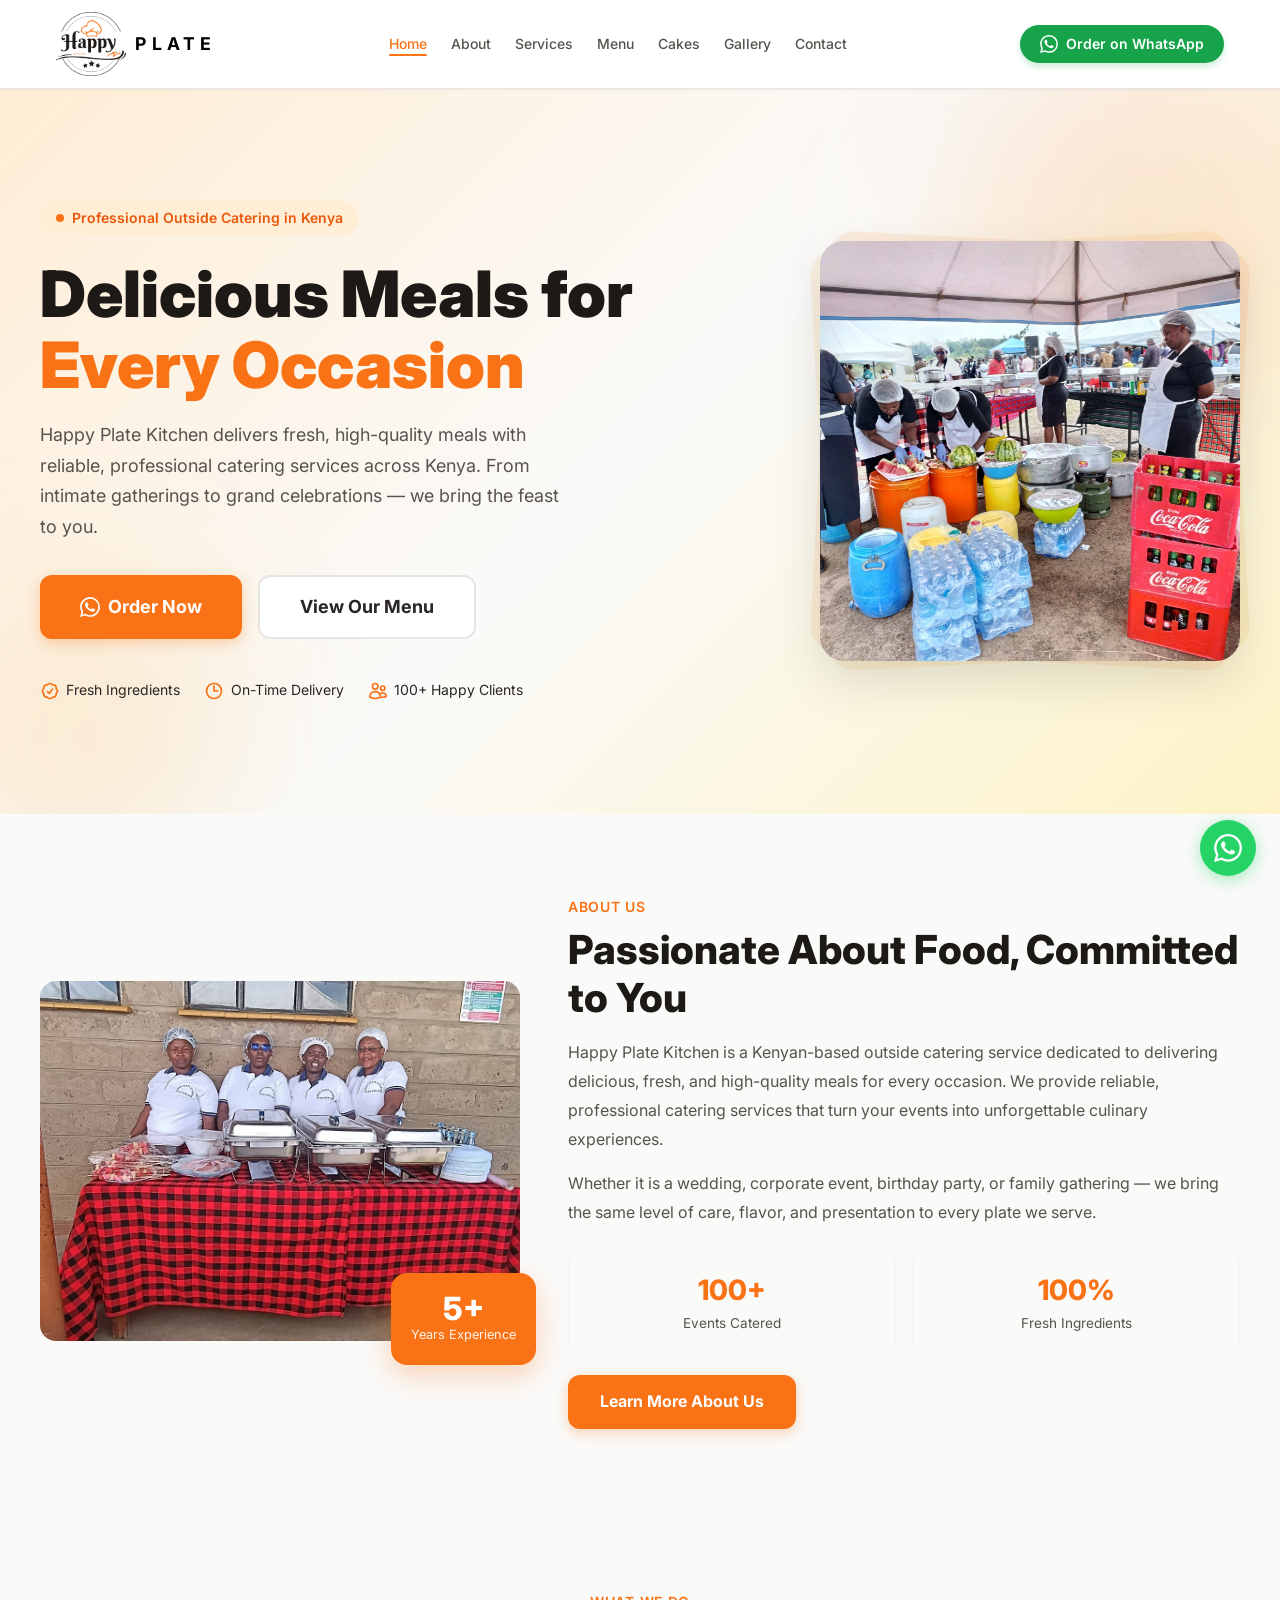
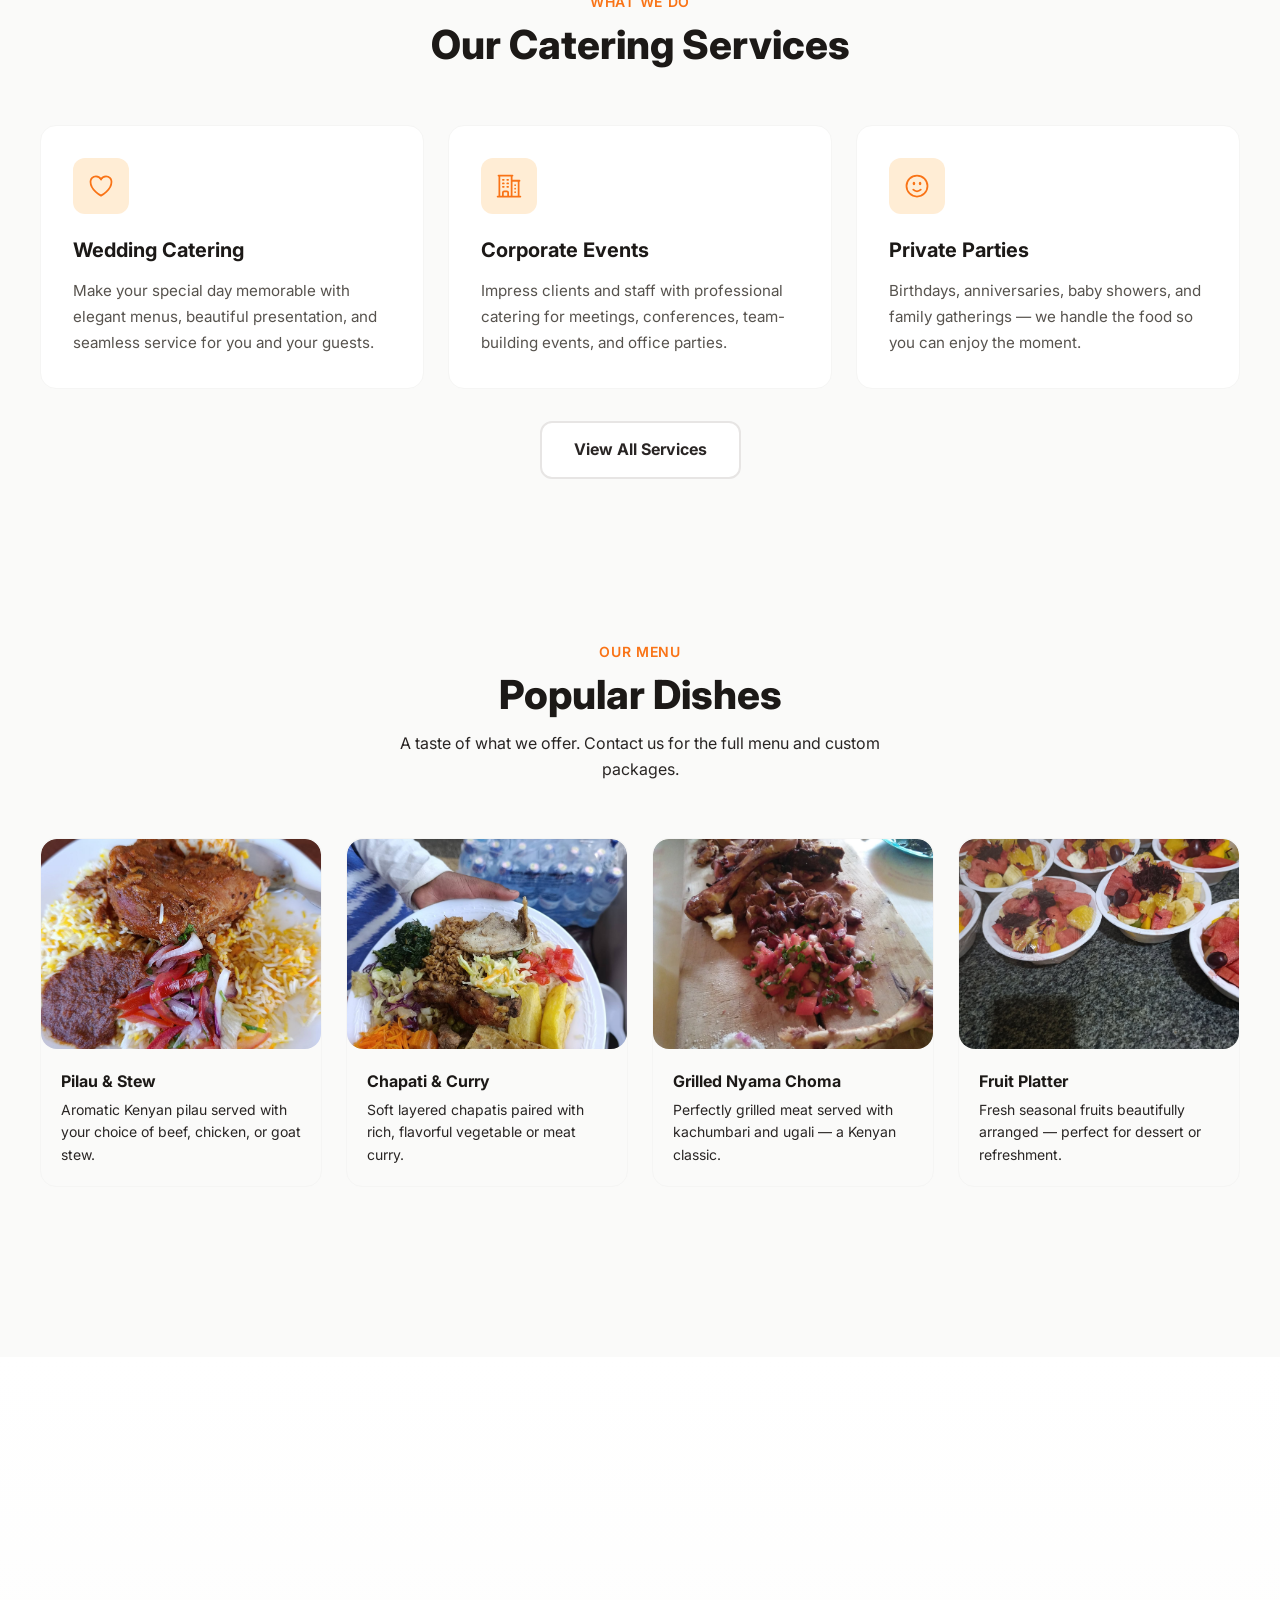
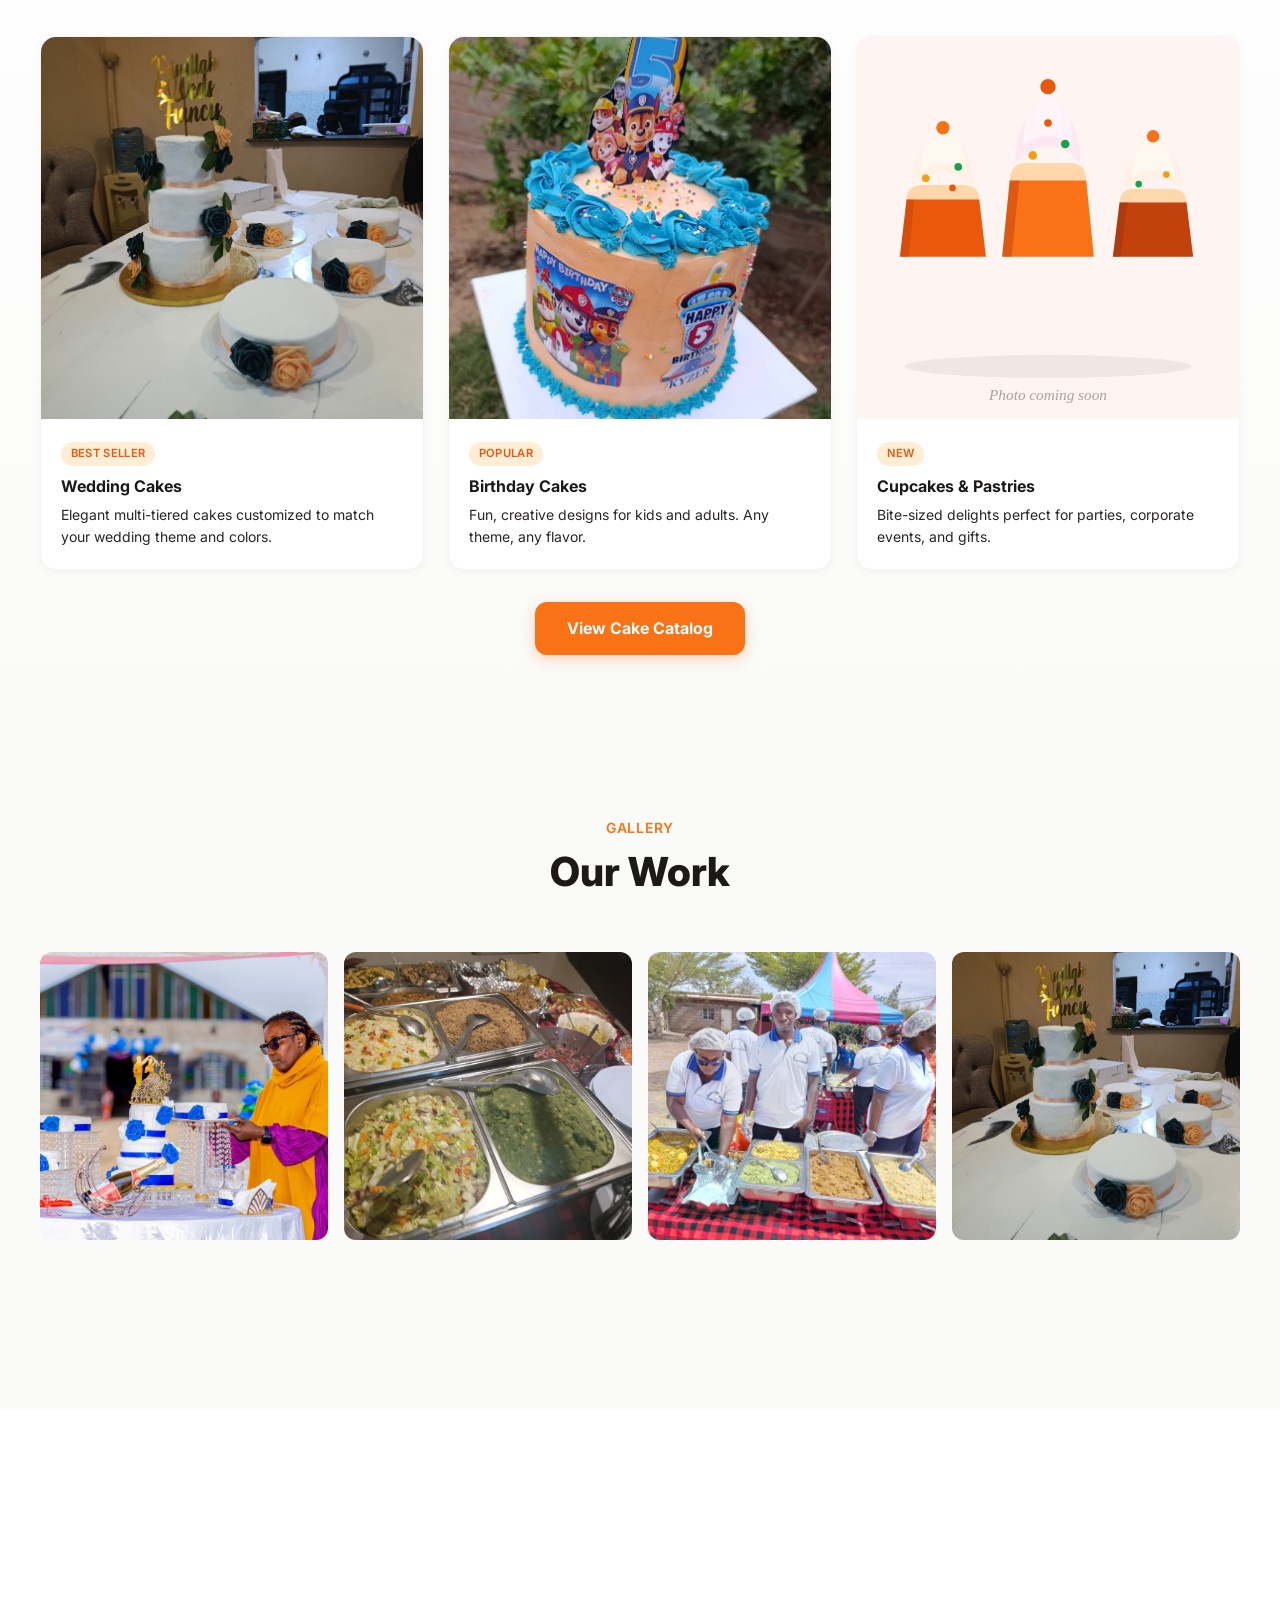
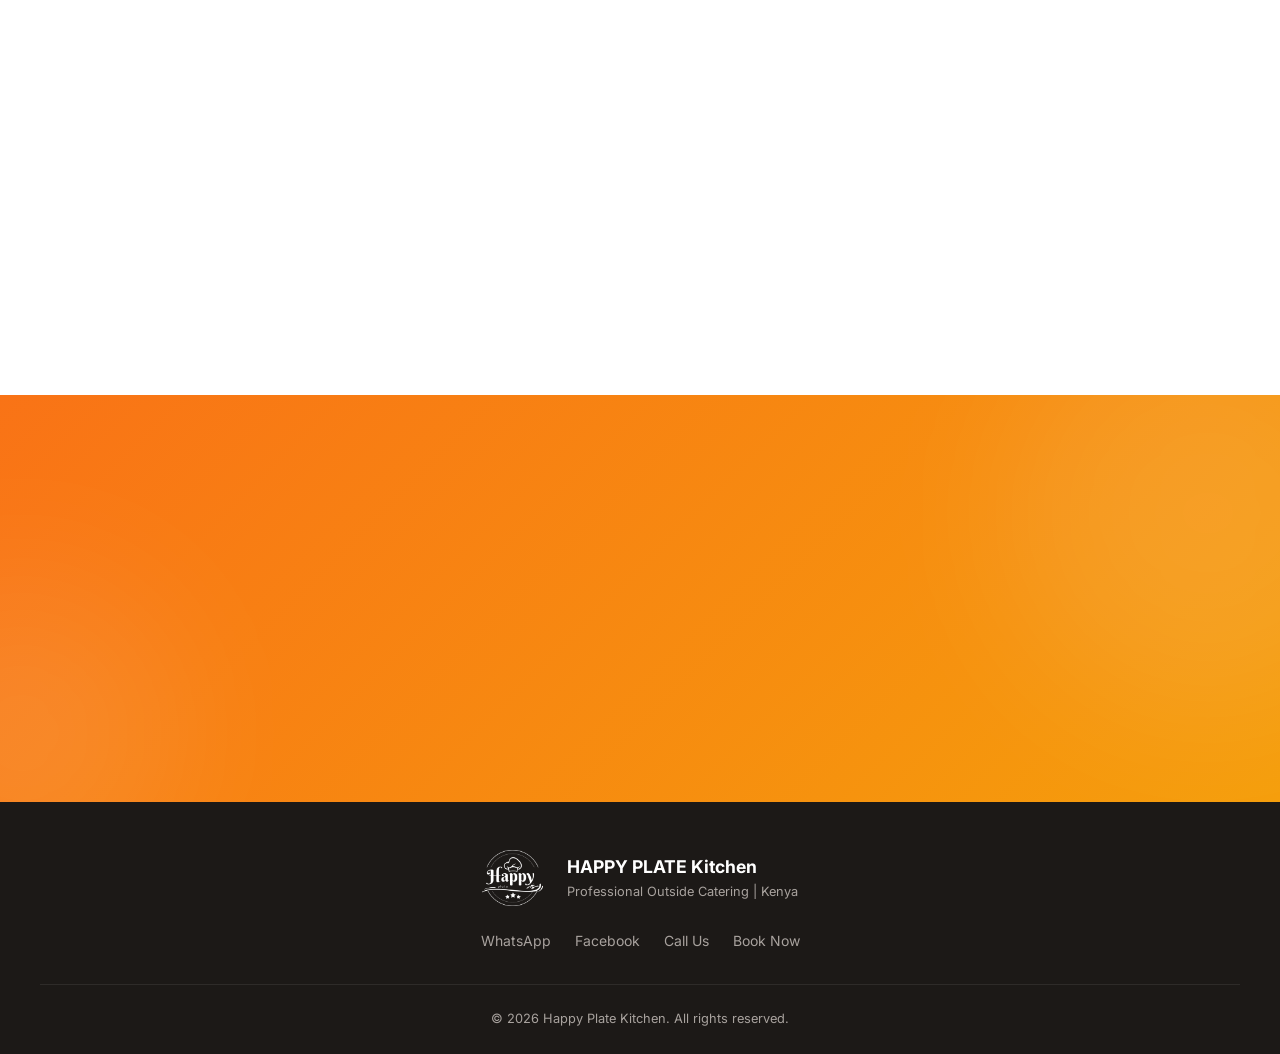
<file: index.html>
<!DOCTYPE html>
<html lang="en">
<head>
<meta name="google-site-verification" content="3388KY4xKa0eW9IsiBRedzRvr95poXfdR1Hm8joXR7I" />
<meta charset="UTF-8">
<meta name="viewport" content="width=device-width, initial-scale=1.0">
<title>Happy Plate Kitchen | Professional Outside Catering Kenya</title>
<meta name="description" content="Happy Plate Kitchen - Kenyan-based outside catering delivering delicious, fresh, high-quality meals for weddings, corporate events, parties & more.">
<link rel="stylesheet" href="style.css">
<link rel="preconnect" href="https://fonts.googleapis.com">
<link href="https://fonts.googleapis.com/css2?family=Inter:wght@300;400;500;600;700;800;900&display=swap" rel="stylesheet">
</head>
<body>

<div class="scroll-progress" id="scrollProgress"></div>

<nav class="navbar">
<div class="nav-container">
<a href="index.html" class="logo">
<img src="images/logo.png" alt="Happy Plate Kitchen logo" class="logo-img"><span class="logo-plate">PLATE</span>
</a>
<ul class="nav-links">
<li><a href="index.html" class="active">Home</a></li>
<li><a href="about.html">About</a></li>
<li><a href="services.html">Services</a></li>
<li><a href="menu.html">Menu</a></li>
<li><a href="cakes.html">Cakes</a></li>
<li><a href="gallery.html">Gallery</a></li>
<li><a href="contact.html">Contact</a></li>
</ul>
<a href="https://wa.me/254740678338" target="_blank" class="btn-whatsapp">
<svg width="18" height="18" fill="currentColor" viewBox="0 0 24 24"><path d="M17.472 14.382c-.297-.149-1.758-.867-2.03-.967-.273-.099-.471-.148-.67.15-.197.297-.767.966-.94 1.164-.173.199-.347.223-.644.075-.297-.15-1.255-.463-2.39-1.475-.883-.788-1.48-1.761-1.653-2.059-.173-.297-.018-.458.13-.606.134-.133.298-.347.446-.52.149-.174.198-.298.298-.497.099-.198.05-.371-.025-.52-.075-.149-.669-1.612-.916-2.207-.242-.579-.487-.5-.669-.51-.173-.008-.371-.01-.57-.01-.198 0-.52.074-.792.372-.272.297-1.04 1.016-1.04 2.479 0 1.462 1.065 2.875 1.213 3.074.149.198 2.096 3.2 5.077 4.487.709.306 1.262.489 1.694.625.712.227 1.36.195 1.871.118.571-.085 1.758-.719 2.006-1.413.248-.694.248-1.289.173-1.413-.074-.124-.272-.198-.57-.347m-5.421 7.403h-.004a9.87 9.87 0 01-5.031-1.378l-.361-.214-3.741.982.998-3.648-.235-.374a9.86 9.86 0 01-1.51-5.26c.001-5.45 4.436-9.884 9.888-9.884 2.64 0 5.122 1.03 6.988 2.898a9.825 9.825 0 012.893 6.994c-.003 5.45-4.437 9.884-9.885 9.884m8.413-18.297A11.815 11.815 0 0012.05 0C5.495 0 .16 5.335.157 11.892c0 2.096.547 4.142 1.588 5.945L.057 24l6.305-1.654a11.882 11.882 0 005.683 1.448h.005c6.554 0 11.89-5.335 11.893-11.893a11.821 11.821 0 00-3.48-8.413z"/></svg>
Order on WhatsApp
</a>
<button class="mobile-menu-btn" onclick="toggleMenu()">
<span></span><span></span><span></span>
</button>
</div>
<div class="mobile-nav" id="mobileNav">
<a href="index.html" class="active">Home</a>
<a href="about.html">About</a>
<a href="services.html">Services</a>
<a href="menu.html">Menu</a>
<a href="cakes.html">Cakes</a>
<a href="gallery.html">Gallery</a>
<a href="contact.html">Contact</a>
</div>
</nav>

<section class="hero" id="home">
<div class="hero-bg"></div>
<div class="hero-blob-1"></div>
<div class="hero-blob-2"></div>
<div class="hero-container" data-aos="fade-up">
<div class="hero-content">
<div class="hero-badge">
<span class="hero-badge-dot"></span>
Professional Outside Catering in Kenya
</div>
<h1 class="hero-title">Delicious Meals for <span>Every Occasion</span></h1>
<p class="hero-text">Happy Plate Kitchen delivers fresh, high-quality meals with reliable, professional catering services across Kenya. From intimate gatherings to grand celebrations — we bring the feast to you.</p>
<div class="hero-buttons">
<a href="https://wa.me/254740678338" target="_blank" class="btn btn-primary btn-lg">
<svg width="20" height="20" fill="currentColor" viewBox="0 0 24 24"><path d="M17.472 14.382c-.297-.149-1.758-.867-2.03-.967-.273-.099-.471-.148-.67.15-.197.297-.767.966-.94 1.164-.173.199-.347.223-.644.075-.297-.15-1.255-.463-2.39-1.475-.883-.788-1.48-1.761-1.653-2.059-.173-.297-.018-.458.13-.606.134-.133.298-.347.446-.52.149-.174.198-.298.298-.497.099-.198.05-.371-.025-.52-.075-.149-.669-1.612-.916-2.207-.242-.579-.487-.5-.669-.51-.173-.008-.371-.01-.57-.01-.198 0-.52.074-.792.372-.272.297-1.04 1.016-1.04 2.479 0 1.462 1.065 2.875 1.213 3.074.149.198 2.096 3.2 5.077 4.487.709.306 1.262.489 1.694.625.712.227 1.36.195 1.871.118.571-.085 1.758-.719 2.006-1.413.248-.694.248-1.289.173-1.413-.074-.124-.272-.198-.57-.347m-5.421 7.403h-.004a9.87 9.87 0 01-5.031-1.378l-.361-.214-3.741.982.998-3.648-.235-.374a9.86 9.86 0 01-1.51-5.26c.001-5.45 4.436-9.884 9.888-9.884 2.64 0 5.122 1.03 6.988 2.898a9.825 9.825 0 012.893 6.994c-.003 5.45-4.437 9.884-9.885 9.884m8.413-18.297A11.815 11.815 0 0012.05 0C5.495 0 .16 5.335.157 11.892c0 2.096.547 4.142 1.588 5.945L.057 24l6.305-1.654a11.882 11.882 0 005.683 1.448h.005c6.554 0 11.89-5.335 11.893-11.893a11.821 11.821 0 00-3.48-8.413z"/></svg>
Order Now
</a>
<a href="menu.html" class="btn btn-outline btn-lg">View Our Menu</a>
</div>
<div class="hero-features">
<span><svg fill="none" stroke="currentColor" stroke-width="2" viewBox="0 0 24 24"><path stroke-linecap="round" stroke-linejoin="round" d="M9 12.75L11.25 15 15 9.75M21 12c0 1.268-.63 2.39-1.593 3.068a3.745 3.745 0 01-1.043 3.296 3.745 3.745 0 01-3.296 1.043A3.745 3.745 0 0112 21c-1.268 0-2.39-.63-3.068-1.593a3.746 3.746 0 01-3.296-1.043 3.745 3.745 0 01-1.043-3.296A3.745 3.745 0 013 12c0-1.268.63-2.39 1.593-3.068a3.745 3.745 0 011.043-3.296 3.746 3.746 0 013.296-1.043A3.746 3.746 0 0112 3c1.268 0 2.39.63 3.068 1.593a3.746 3.746 0 013.296 1.043 3.746 3.746 0 011.043 3.296A3.745 3.745 0 0121 12z"/></svg>Fresh Ingredients</span>
<span><svg fill="none" stroke="currentColor" stroke-width="2" viewBox="0 0 24 24"><path stroke-linecap="round" stroke-linejoin="round" d="M12 6v6h4.5m4.5 0a9 9 0 11-18 0 9 9 0 0118 0z"/></svg>On-Time Delivery</span>
<span><svg fill="none" stroke="currentColor" stroke-width="2" viewBox="0 0 24 24"><path stroke-linecap="round" stroke-linejoin="round" d="M15 19.128a9.38 9.38 0 002.625.372 9.337 9.337 0 004.121-.952 4.125 4.125 0 00-7.533-2.493M15 19.128v-.003c0-1.113-.285-2.16-.786-3.07M15 19.128v.106A12.318 12.318 0 018.624 21c-2.331 0-4.512-.645-6.374-1.766l-.001-.109a6.375 6.375 0 0111.964-3.07M12 6.375a3.375 3.375 0 11-6.75 0 3.375 3.375 0 016.75 0zm8.25 2.25a2.625 2.625 0 11-5.25 0 2.625 2.625 0 015.25 0z"/></svg>100+ Happy Clients</span>
</div>
</div>
<div class="hero-image-wrap" data-aos="fade-left" data-aos-delay="200">
<div class="hero-image-deco-1"></div>
<div class="hero-image-deco-2"></div>
<div class="hero-image">
<img src="images/Galley.jpg" alt="A delicious spread from Happy Plate Kitchen">
</div>
</div>
</div>
</section>

<section class="section" id="about">
<div class="container">
<div class="about-grid">
<div class="about-image-wrap" data-aos="fade-right">
<div class="img-placeholder about-image">
<img src="images/Best_work_photos.jpg" alt="The Happy Plate Kitchen catering team" object-fit="cover" >
</div>

<div class="about-badge">
<div class="about-badge-number">5+</div>
<div class="about-badge-text">Years Experience</div>
</div>
</div>
<div class="about-content" data-aos="fade-left">
<p class="section-label">About Us</p>
<h2 class="section-title" style="text-align:left;margin-bottom:1rem;">Passionate About Food, Committed to You</h2>
<p class="about-text">Happy Plate Kitchen is a Kenyan-based outside catering service dedicated to delivering delicious, fresh, and high-quality meals for every occasion. We provide reliable, professional catering services that turn your events into unforgettable culinary experiences.</p>
<p class="about-text">Whether it is a wedding, corporate event, birthday party, or family gathering — we bring the same level of care, flavor, and presentation to every plate we serve.</p>
<div class="about-stats">
<div class="stat-box" data-aos="zoom-in" data-aos-delay="100">
<div class="stat-number">100+</div>
<div class="stat-label">Events Catered</div>
</div>
<div class="stat-box" data-aos="zoom-in" data-aos-delay="200">
<div class="stat-number">100%</div>
<div class="stat-label">Fresh Ingredients</div>
</div>
</div>
<a href="about.html" class="btn btn-primary mt-6">Learn More About Us</a>
</div>
</div>
</div>
</section>

<section class="section services-section" id="services">
<div class="container">
<div class="section-header" data-aos="fade-up">
<p class="section-label">What We Do</p>
<h2 class="section-title">Our Catering Services</h2>
</div>
<div class="grid-3">
<div class="card" data-aos="fade-up" data-aos-delay="100">
<div class="card-icon"><svg fill="none" stroke="currentColor" stroke-width="1.5" viewBox="0 0 24 24"><path stroke-linecap="round" stroke-linejoin="round" d="M21 8.25c0-2.485-2.099-4.5-4.688-4.5-1.935 0-3.597 1.126-4.312 2.733-.715-1.607-2.377-2.733-4.313-2.733C5.1 3.75 3 5.765 3 8.25c0 7.22 9 12 9 12s9-4.78 9-12z"/></svg></div>
<h3 class="card-title">Wedding Catering</h3>
<p class="card-text">Make your special day memorable with elegant menus, beautiful presentation, and seamless service for you and your guests.</p>
</div>
<div class="card" data-aos="fade-up" data-aos-delay="200">
<div class="card-icon"><svg fill="none" stroke="currentColor" stroke-width="1.5" viewBox="0 0 24 24"><path stroke-linecap="round" stroke-linejoin="round" d="M2.25 21h19.5m-18-18v18m10.5-18v18m6-13.5V21M6.75 6.75h.75m-.75 3h.75m-.75 3h.75m3-6h.75m-.75 3h.75m-.75 3h.75M6.75 21v-3.375c0-.621.504-1.125 1.125-1.125h2.25c.621 0 1.125.504 1.125 1.125V21M3 3h12m-.75 4.5H21m-3.75 3.75h.008v.008h-.008v-.008zm0 3h.008v.008h-.008v-.008zm0 3h.008v.008h-.008v-.008z"/></svg></div>
<h3 class="card-title">Corporate Events</h3>
<p class="card-text">Impress clients and staff with professional catering for meetings, conferences, team-building events, and office parties.</p>
</div>
<div class="card" data-aos="fade-up" data-aos-delay="300">
<div class="card-icon"><svg fill="none" stroke="currentColor" stroke-width="1.5" viewBox="0 0 24 24"><path stroke-linecap="round" stroke-linejoin="round" d="M15.182 15.182a4.5 4.5 0 01-6.364 0M21 12a9 9 0 11-18 0 9 9 0 0118 0zM9.75 9.75c0 .414-.168.75-.375.75S9 10.164 9 9.75 9.168 9 9.375 9s.375.336.375.75zm-.375 0h.008v.015h-.008V9.75zm5.625 0c0 .414-.168.75-.375.75s-.375-.336-.375-.75.168-.75.375-.75.375.336.375.75zm-.375 0h.008v.008h-.008V9.75z"/></svg></div>
<h3 class="card-title">Private Parties</h3>
<p class="card-text">Birthdays, anniversaries, baby showers, and family gatherings — we handle the food so you can enjoy the moment.</p>
</div>
</div>
<div class="text-center mt-8" data-aos="fade-up">
<a href="services.html" class="btn btn-outline">View All Services</a>
</div>
</div>
</section>

<section class="section" id="menu">
<div class="container">
<div class="section-header" data-aos="fade-up">
<p class="section-label">Our Menu</p>
<h2 class="section-title">Popular Dishes</h2>
<p class="section-subtitle">A taste of what we offer. Contact us for the full menu and custom packages.</p>
</div>
<div style="display:grid;grid-template-columns:repeat(auto-fit,minmax(250px,1fr));gap:1.5rem;">
<div class="menu-card" data-aos="fade-up" data-aos-delay="100">
<div class="menu-card-img img-placeholder"><img src="images/Curry.jpg" alt="Pilau and stew"></div>
<div class="menu-card-body"><h4 class="menu-card-title">Pilau & Stew</h4><p class="menu-card-desc">Aromatic Kenyan pilau served with your choice of beef, chicken, or goat stew.</p></div>
</div>
<div class="menu-card" data-aos="fade-up" data-aos-delay="200">
<div class="menu-card-img img-placeholder"><img src="images/Mixed_food_on_a_plate.jpg" alt="Chapati and curry"></div>
<div class="menu-card-body"><h4 class="menu-card-title">Chapati & Curry</h4><p class="menu-card-desc">Soft layered chapatis paired with rich, flavorful vegetable or meat curry.</p></div>
</div>
<div class="menu-card" data-aos="fade-up" data-aos-delay="300">
<div class="menu-card-img img-placeholder"><img src="images/Choma.jpg" alt="Grilled nyama choma"></div>
<div class="menu-card-body"><h4 class="menu-card-title">Grilled Nyama Choma</h4><p class="menu-card-desc">Perfectly grilled meat served with kachumbari and ugali — a Kenyan classic.</p></div>
</div>
<div class="menu-card" data-aos="fade-up" data-aos-delay="400">
<div class="menu-card-img img-placeholder"><img src="images/Fruits_mixture.jpg" alt="Fresh fruit platter"></div>
<div class="menu-card-body"><h4 class="menu-card-title">Fruit Platter</h4><p class="menu-card-desc">Fresh seasonal fruits beautifully arranged — perfect for dessert or refreshment.</p></div>
</div>
</div>
<div class="text-center mt-8" data-aos="fade-up">
<a href="menu.html" class="btn btn-outline">View Full Menu</a>
</div>
</div>
</section>

<section class="section cakes-section" id="cakes">
<div class="container">
<div class="section-header" data-aos="fade-up">
<p class="section-label">Sweet Treats</p>
<h2 class="section-title">Cakes & Bakery</h2>
<p class="section-subtitle">Custom cakes, cupcakes, and baked goods for birthdays, weddings, and all celebrations.</p>
</div>
<div style="display:grid;grid-template-columns:repeat(auto-fit,minmax(280px,1fr));gap:1.5rem;">
<div class="cake-card" data-aos="fade-up" data-aos-delay="100">
<div class="cake-card-img"><img src="images/Weddingcake.jpg" alt="Wedding cake"></div>
<div class="cake-card-body"><span class="cake-tag">Best Seller</span><h4 class="cake-card-title">Wedding Cakes</h4><p class="cake-card-desc">Elegant multi-tiered cakes customized to match your wedding theme and colors.</p></div>
</div>
<div class="cake-card" data-aos="fade-up" data-aos-delay="200">
<div class="cake-card-img"><img src="images/birthday_cake.jfif" alt="Birthday cake"></div>
<div class="cake-card-body"><span class="cake-tag">Popular</span><h4 class="cake-card-title">Birthday Cakes</h4><p class="cake-card-desc">Fun, creative designs for kids and adults. Any theme, any flavor.</p></div>
</div>
<div class="cake-card" data-aos="fade-up" data-aos-delay="300">
<div class="cake-card-img"><img src="images/illustration_decorated_cupcakes.svg" alt="Decorated cupcakes and pastries (illustration placeholder)"></div>
<div class="cake-card-body"><span class="cake-tag">New</span><h4 class="cake-card-title">Cupcakes & Pastries</h4><p class="cake-card-desc">Bite-sized delights perfect for parties, corporate events, and gifts.</p></div>
</div>
</div>
<div class="text-center mt-8" data-aos="fade-up">
<a href="cakes.html" class="btn btn-primary">View Cake Catalog</a>
</div>
</div>
</section>

<section class="section gallery-section" id="gallery">
<div class="container">
<div class="section-header" data-aos="fade-up">
<p class="section-label">Gallery</p>
<h2 class="section-title">Our Work</h2>
</div>
<div style="display:grid;grid-template-columns:repeat(auto-fit,minmax(200px,1fr));gap:1rem;">
<div class="gallery-item" data-aos="zoom-in" data-aos-delay="100"><img src="images/Galley_2.jpg" alt="Event catering photo"></div>
<div class="gallery-item" data-aos="zoom-in" data-aos-delay="150"><img src="images/Common_food.jpg" alt="Food from our kitchen"></div>
<div class="gallery-item" data-aos="zoom-in" data-aos-delay="200"><img src="images/Workers1.jpg" alt="Buffet setup"></div>
<div class="gallery-item" data-aos="zoom-in" data-aos-delay="250"><img src="images/Weddingcake.jpg" alt="Custom cake"></div>
</div>
<div class="text-center mt-8" data-aos="fade-up">
<a href="gallery.html" class="btn btn-outline">View Full Gallery</a>
</div>
</div>
</section>

<section class="section" style="background:white;">
<div class="container">
<div class="section-header" data-aos="fade-up">
<p class="section-label">Testimonials</p>
<h2 class="section-title">What Our Clients Say</h2>
</div>
<div class="grid-3">
<div class="testimonial-card" data-aos="fade-up" data-aos-delay="100">
<div class="stars">&#9733;&#9733;&#9733;&#9733;&#9733;</div>
<p class="testimonial-text">"The food was absolutely amazing! Our wedding guests are still talking about the pilau and stew. Professional service from start to finish."</p>
<p class="testimonial-author">— Sarah M.</p>
</div>
<div class="testimonial-card" data-aos="fade-up" data-aos-delay="200">
<div class="stars">&#9733;&#9733;&#9733;&#9733;&#9733;</div>
<p class="testimonial-text">"We hired Happy Plate for our company end-year party and they exceeded expectations. The nyama choma was perfectly grilled and the chapatis were soft and delicious."</p>
<p class="testimonial-author">— James K., HR Manager</p>
</div>
<div class="testimonial-card" data-aos="fade-up" data-aos-delay="300">
<div class="stars">&#9733;&#9733;&#9733;&#9733;&#9733;</div>
<p class="testimonial-text">"Reliable, punctual, and the food was fresh and tasty. Happy Plate made my mother's 70th birthday celebration truly special. Highly recommend!"</p>
<p class="testimonial-author">— Grace W.</p>
</div>
</div>
</div>
</section>

<section class="cta-section" id="contact">
<div class="cta-blob-1"></div>
<div class="cta-blob-2"></div>
<div data-aos="zoom-in">
<h2 class="cta-title">Ready to Cater Your Next Event?</h2>
<p class="cta-text">Get in touch today and let us make your occasion delicious. We cater all across Kenya — from intimate gatherings to large celebrations.</p>
<div class="cta-buttons">
<a href="https://wa.me/254740678338" target="_blank" class="btn btn-white btn-lg">
<svg width="22" height="22" fill="currentColor" viewBox="0 0 24 24"><path d="M17.472 14.382c-.297-.149-1.758-.867-2.03-.967-.273-.099-.471-.148-.67.15-.197.297-.767.966-.94 1.164-.173.199-.347.223-.644.075-.297-.15-1.255-.463-2.39-1.475-.883-.788-1.48-1.761-1.653-2.059-.173-.297-.018-.458.13-.606.134-.133.298-.347.446-.52.149-.174.198-.298.298-.497.099-.198.05-.371-.025-.52-.075-.149-.669-1.612-.916-2.207-.242-.579-.487-.5-.669-.51-.173-.008-.371-.01-.57-.01-.198 0-.52.074-.792.372-.272.297-1.04 1.016-1.04 2.479 0 1.462 1.065 2.875 1.213 3.074.149.198 2.096 3.2 5.077 4.487.709.306 1.262.489 1.694.625.712.227 1.36.195 1.871.118.571-.085 1.758-.719 2.006-1.413.248-.694.248-1.289.173-1.413-.074-.124-.272-.198-.57-.347m-5.421 7.403h-.004a9.87 9.87 0 01-5.031-1.378l-.361-.214-3.741.982.998-3.648-.235-.374a9.86 9.86 0 01-1.51-5.26c.001-5.45 4.436-9.884 9.888-9.884 2.64 0 5.122 1.03 6.988 2.898a9.825 9.825 0 012.893 6.994c-.003 5.45-4.437 9.884-9.885 9.884m8.413-18.297A11.815 11.815 0 0012.05 0C5.495 0 .16 5.335.157 11.892c0 2.096.547 4.142 1.588 5.945L.057 24l6.305-1.654a11.882 11.882 0 005.683 1.448h.005c6.554 0 11.89-5.335 11.893-11.893a11.821 11.821 0 00-3.48-8.413z"/></svg>
Chat on WhatsApp
</a>
<a href="tel:0740678338" class="btn btn-lg" style="background:rgba(255,255,255,0.15);color:white;border:2px solid rgba(255,255,255,0.3);">
<svg width="22" height="22" fill="none" stroke="currentColor" stroke-width="2" viewBox="0 0 24 24"><path stroke-linecap="round" stroke-linejoin="round" d="M2.25 6.75c0 8.284 6.716 15 15 15h2.25a2.25 2.25 0 002.25-2.25v-1.372c0-.516-.351-.966-.852-1.091l-4.423-1.106c-.44-.11-.902.055-1.173.417l-.97 1.293c-.282.376-.769.542-1.21.38a12.035 12.035 0 01-7.143-7.143c-.162-.441.004-.928.38-1.21l1.293-.97c.363-.271.527-.734.417-1.173L6.963 3.102a1.125 1.125 0 00-1.091-.852H4.5A2.25 2.25 0 002.25 4.5v2.25z"/></svg>
Call 0740 678338
</a>
</div>
</div>
</section>

<footer class="footer">
<div class="footer-container">
<div class="footer-top">
<div class="footer-brand">
<img src="images/logo-white.png" alt="Happy Plate Kitchen logo" class="footer-brand-img">
<div>
<div class="footer-brand-text">HAPPY PLATE Kitchen</div>
<div class="footer-brand-sub">Professional Outside Catering | Kenya</div>
</div>
</div>
<div class="footer-links">
<a href="https://wa.me/254740678338" target="_blank">WhatsApp</a>
<a href="https://www.facebook.com/profile.php?id=61580439757400" target="_blank">Facebook</a>
<a href="tel:0740678338">Call Us</a>
<a href="contact.html">Book Now</a>
</div>
</div>
<div class="footer-bottom">
<p>&copy; 2026 Happy Plate Kitchen. All rights reserved.</p>
</div>
</div>
</footer>

<a href="https://wa.me/254740678338" target="_blank" class="fab-whatsapp" aria-label="Chat on WhatsApp">
<svg width="28" height="28" fill="currentColor" viewBox="0 0 24 24"><path d="M17.472 14.382c-.297-.149-1.758-.867-2.03-.967-.273-.099-.471-.148-.67.15-.197.297-.767.966-.94 1.164-.173.199-.347.223-.644.075-.297-.15-1.255-.463-2.39-1.475-.883-.788-1.48-1.761-1.653-2.059-.173-.297-.018-.458.13-.606.134-.133.298-.347.446-.52.149-.174.198-.298.298-.497.099-.198.05-.371-.025-.52-.075-.149-.669-1.612-.916-2.207-.242-.579-.487-.5-.669-.51-.173-.008-.371-.01-.57-.01-.198 0-.52.074-.792.372-.272.297-1.04 1.016-1.04 2.479 0 1.462 1.065 2.875 1.213 3.074.149.198 2.096 3.2 5.077 4.487.709.306 1.262.489 1.694.625.712.227 1.36.195 1.871.118.571-.085 1.758-.719 2.006-1.413.248-.694.248-1.289.173-1.413-.074-.124-.272-.198-.57-.347m-5.421 7.403h-.004a9.87 9.87 0 01-5.031-1.378l-.361-.214-3.741.982.998-3.648-.235-.374a9.86 9.86 0 01-1.51-5.26c.001-5.45 4.436-9.884 9.888-9.884 2.64 0 5.122 1.03 6.988 2.898a9.825 9.825 0 012.893 6.994c-.003 5.45-4.437 9.884-9.885 9.884m8.413-18.297A11.815 11.815 0 0012.05 0C5.495 0 .16 5.335.157 11.892c0 2.096.547 4.142 1.588 5.945L.057 24l6.305-1.654a11.882 11.882 0 005.683 1.448h.005c6.554 0 11.89-5.335 11.893-11.893a11.821 11.821 0 00-3.48-8.413z"/></svg>
</a>

<script>
function toggleMenu() { document.getElementById('mobileNav').classList.toggle('open'); }
window.addEventListener('scroll', function() {
    var st = document.documentElement.scrollTop || document.body.scrollTop;
    var sh = document.documentElement.scrollHeight - document.documentElement.clientHeight;
    document.getElementById('scrollProgress').style.width = (st/sh*100) + '%';
});
var observer = new IntersectionObserver(function(entries) {
    entries.forEach(function(entry) { if(entry.isIntersecting) entry.target.classList.add('aos-animate'); });
}, { threshold: 0.1 });
document.querySelectorAll('[data-aos]').forEach(function(el) { observer.observe(el); });
</script>

</body>
</html>
</file>
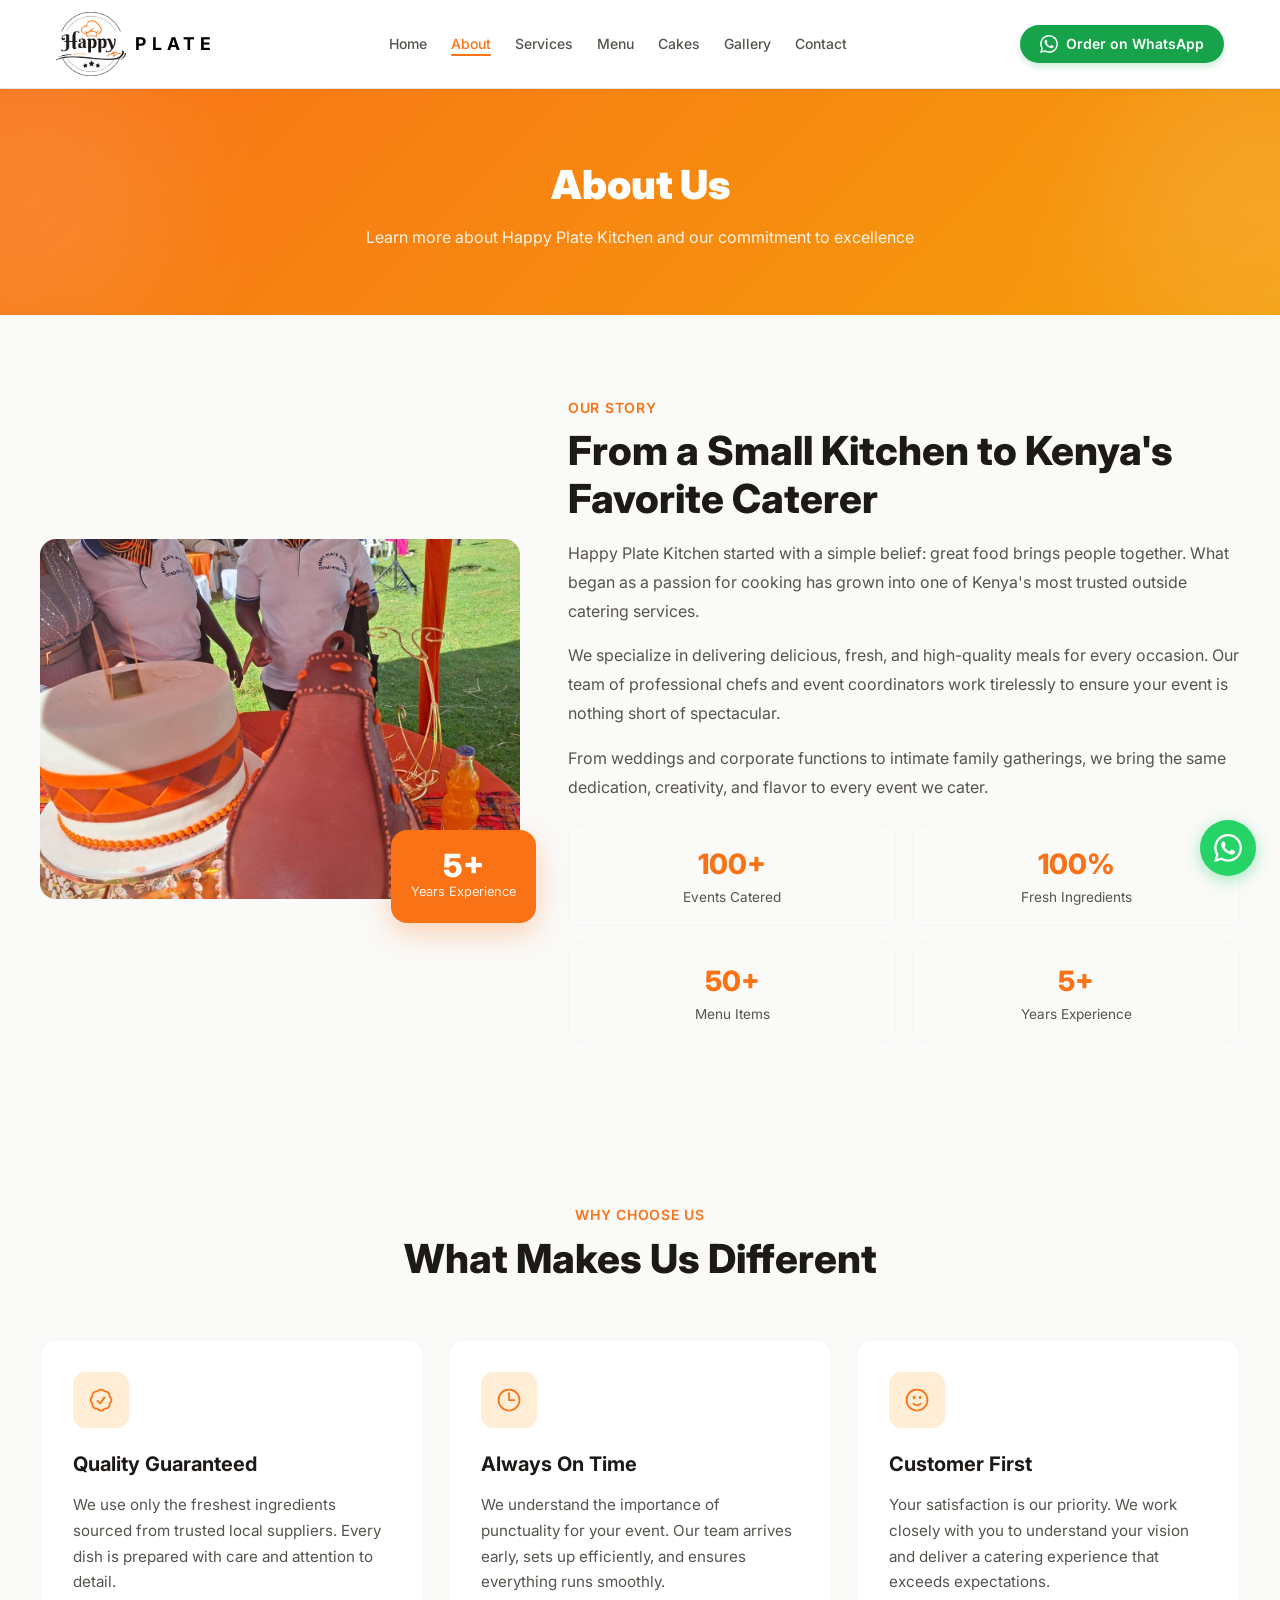
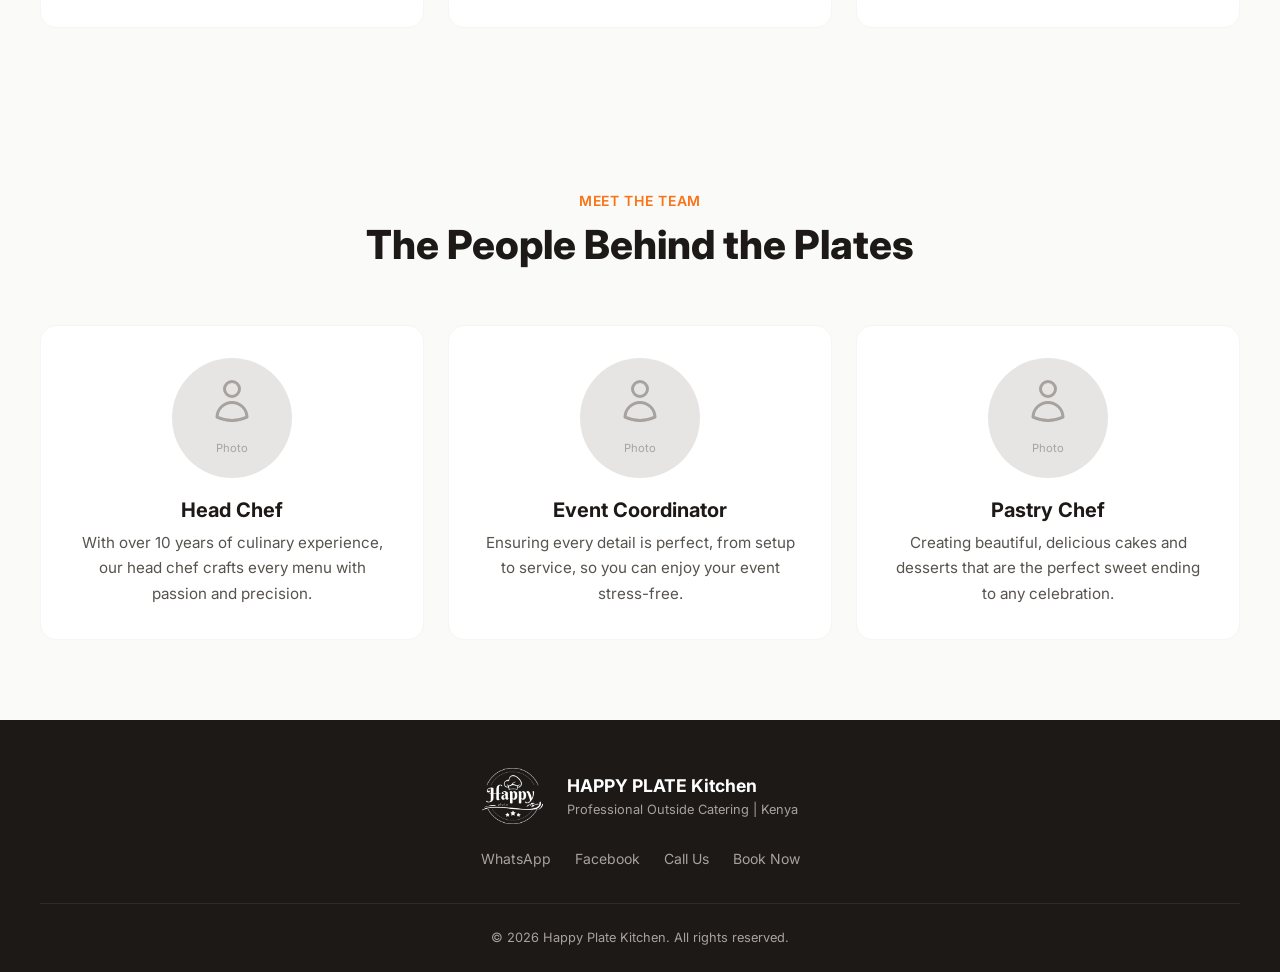
<file: about.html>
<!DOCTYPE html>
<html lang="en">
<head>
<meta charset="UTF-8">
<meta name="viewport" content="width=device-width, initial-scale=1.0">
<title>About Us | Happy Plate Kitchen</title>
<meta name="description" content="Happy Plate Kitchen - Professional outside catering and bakery services in Kenya.">
<link rel="stylesheet" href="style.css">
<link rel="preconnect" href="https://fonts.googleapis.com">
<link href="https://fonts.googleapis.com/css2?family=Inter:wght@300;400;500;600;700;800;900&display=swap" rel="stylesheet">
</head>
<body>
<div class="scroll-progress" id="scrollProgress"></div>
<nav class="navbar">
<div class="nav-container">
<a href="index.html" class="logo">
<img src="images/logo.png" alt="Happy Plate Kitchen logo" class="logo-img"><span class="logo-plate">PLATE</span>
</a>
<ul class="nav-links">
<li><a href="index.html" class="">Home</a></li>
<li><a href="about.html" class="active">About</a></li>
<li><a href="services.html" class="">Services</a></li>
<li><a href="menu.html" class="">Menu</a></li>
<li><a href="cakes.html" class="">Cakes</a></li>
<li><a href="gallery.html" class="">Gallery</a></li>
<li><a href="contact.html" class="">Contact</a></li>
</ul>
<a href="https://wa.me/254740678338" target="_blank" class="btn-whatsapp">
<svg width="18" height="18" fill="currentColor" viewBox="0 0 24 24"><path d="M17.472 14.382c-.297-.149-1.758-.867-2.03-.967-.273-.099-.471-.148-.67.15-.197.297-.767.966-.94 1.164-.173.199-.347.223-.644.075-.297-.15-1.255-.463-2.39-1.475-.883-.788-1.48-1.761-1.653-2.059-.173-.297-.018-.458.13-.606.134-.133.298-.347.446-.52.149-.174.198-.298.298-.497.099-.198.05-.371-.025-.52-.075-.149-.669-1.612-.916-2.207-.242-.579-.487-.5-.669-.51-.173-.008-.371-.01-.57-.01-.198 0-.52.074-.792.372-.272.297-1.04 1.016-1.04 2.479 0 1.462 1.065 2.875 1.213 3.074.149.198 2.096 3.2 5.077 4.487.709.306 1.262.489 1.694.625.712.227 1.36.195 1.871.118.571-.085 1.758-.719 2.006-1.413.248-.694.248-1.289.173-1.413-.074-.124-.272-.198-.57-.347m-5.421 7.403h-.004a9.87 9.87 0 01-5.031-1.378l-.361-.214-3.741.982.998-3.648-.235-.374a9.86 9.86 0 01-1.51-5.26c.001-5.45 4.436-9.884 9.888-9.884 2.64 0 5.122 1.03 6.988 2.898a9.825 9.825 0 012.893 6.994c-.003 5.45-4.437 9.884-9.885 9.884m8.413-18.297A11.815 11.815 0 0012.05 0C5.495 0 .16 5.335.157 11.892c0 2.096.547 4.142 1.588 5.945L.057 24l6.305-1.654a11.882 11.882 0 005.683 1.448h.005c6.554 0 11.89-5.335 11.893-11.893a11.821 11.821 0 00-3.48-8.413z"/></svg>
Order on WhatsApp
</a>
<button class="mobile-menu-btn" onclick="toggleMenu()">
<span></span><span></span><span></span>
</button>
</div>
<div class="mobile-nav" id="mobileNav">
<a href="index.html" class="">Home</a>
<a href="about.html" class="active">About</a>
<a href="services.html" class="">Services</a>
<a href="menu.html" class="">Menu</a>
<a href="cakes.html" class="">Cakes</a>
<a href="gallery.html" class="">Gallery</a>
<a href="contact.html" class="">Contact</a>
</div>
</nav>
<section class="page-header">
<div class="page-header-blob" style="top:-20%;left:-10%;"></div>
<div class="page-header-blob" style="bottom:-20%;right:-10%;"></div>
<h1 class="page-header-title">About Us</h1>
<p class="page-header-subtitle">Learn more about Happy Plate Kitchen and our commitment to excellence</p>
</section>
<section class="section">
<div class="container">
<div class="about-grid">
<div class="about-image-wrap" data-aos="fade-right">
<div class="img-placeholder about-image">
<img src="images/Galley1.jpg" alt="The Happy Plate Kitchen catering team">
</div>
<div class="about-badge">
<div class="about-badge-number">5+</div>
<div class="about-badge-text">Years Experience</div>
</div>
</div>
<div class="about-content" data-aos="fade-left">
<p class="section-label">Our Story</p>
<h2 class="section-title" style="text-align:left;margin-bottom:1rem;">From a Small Kitchen to Kenya's Favorite Caterer</h2>
<p class="about-text">Happy Plate Kitchen started with a simple belief: great food brings people together. What began as a passion for cooking has grown into one of Kenya's most trusted outside catering services.</p>
<p class="about-text">We specialize in delivering delicious, fresh, and high-quality meals for every occasion. Our team of professional chefs and event coordinators work tirelessly to ensure your event is nothing short of spectacular.</p>
<p class="about-text">From weddings and corporate functions to intimate family gatherings, we bring the same dedication, creativity, and flavor to every event we cater.</p>
<div class="about-stats">
<div class="stat-box" data-aos="zoom-in" data-aos-delay="100">
<div class="stat-number">100+</div>
<div class="stat-label">Events Catered</div>
</div>
<div class="stat-box" data-aos="zoom-in" data-aos-delay="200">
<div class="stat-number">100%</div>
<div class="stat-label">Fresh Ingredients</div>
</div>
<div class="stat-box" data-aos="zoom-in" data-aos-delay="300">
<div class="stat-number">50+</div>
<div class="stat-label">Menu Items</div>
</div>
<div class="stat-box" data-aos="zoom-in" data-aos-delay="400">
<div class="stat-number">5+</div>
<div class="stat-label">Years Experience</div>
</div>
</div>
</div>
</div>
</div>
</section>

<section class="section" style="background:var(--stone-50);">
<div class="container">
<div class="section-header" data-aos="fade-up">
<p class="section-label">Why Choose Us</p>
<h2 class="section-title">What Makes Us Different</h2>
</div>
<div class="grid-3">
<div class="card" data-aos="fade-up" data-aos-delay="100">
<div class="card-icon"><svg fill="none" stroke="currentColor" stroke-width="1.5" viewBox="0 0 24 24"><path stroke-linecap="round" stroke-linejoin="round" d="M9 12.75L11.25 15 15 9.75M21 12c0 1.268-.63 2.39-1.593 3.068a3.745 3.745 0 01-1.043 3.296 3.745 3.745 0 01-3.296 1.043A3.745 3.745 0 0112 21c-1.268 0-2.39-.63-3.068-1.593a3.746 3.746 0 01-3.296-1.043 3.745 3.745 0 01-1.043-3.296A3.745 3.745 0 013 12c0-1.268.63-2.39 1.593-3.068a3.745 3.745 0 011.043-3.296 3.746 3.746 0 013.296-1.043A3.746 3.746 0 0112 3c1.268 0 2.39.63 3.068 1.593a3.746 3.746 0 013.296 1.043 3.746 3.746 0 011.043 3.296A3.745 3.745 0 0121 12z"/></svg></div>
<h3 class="card-title">Quality Guaranteed</h3>
<p class="card-text">We use only the freshest ingredients sourced from trusted local suppliers. Every dish is prepared with care and attention to detail.</p>
</div>
<div class="card" data-aos="fade-up" data-aos-delay="200">
<div class="card-icon"><svg fill="none" stroke="currentColor" stroke-width="1.5" viewBox="0 0 24 24"><path stroke-linecap="round" stroke-linejoin="round" d="M12 6v6h4.5m4.5 0a9 9 0 11-18 0 9 9 0 0118 0z"/></svg></div>
<h3 class="card-title">Always On Time</h3>
<p class="card-text">We understand the importance of punctuality for your event. Our team arrives early, sets up efficiently, and ensures everything runs smoothly.</p>
</div>
<div class="card" data-aos="fade-up" data-aos-delay="300">
<div class="card-icon"><svg fill="none" stroke="currentColor" stroke-width="1.5" viewBox="0 0 24 24"><path stroke-linecap="round" stroke-linejoin="round" d="M15.182 15.182a4.5 4.5 0 01-6.364 0M21 12a9 9 0 11-18 0 9 9 0 0118 0zM9.75 9.75c0 .414-.168.75-.375.75S9 10.164 9 9.75 9.168 9 9.375 9s.375.336.375.75zm-.375 0h.008v.015h-.008V9.75zm5.625 0c0 .414-.168.75-.375.75s-.375-.336-.375-.75.168-.75.375-.75.375.336.375.75zm-.375 0h.008v.008h-.008V9.75z"/></svg></div>
<h3 class="card-title">Customer First</h3>
<p class="card-text">Your satisfaction is our priority. We work closely with you to understand your vision and deliver a catering experience that exceeds expectations.</p>
</div>
</div>
</div>
</section>

<section class="section">
<div class="container">
<div class="section-header" data-aos="fade-up">
<p class="section-label">Meet the Team</p>
<h2 class="section-title">The People Behind the Plates</h2>
</div>
<div class="grid-3">
<div class="card text-center" data-aos="fade-up" data-aos-delay="100">
<div class="img-placeholder" style="aspect-ratio:1;border-radius:50%;width:120px;margin:0 auto 1rem;">
<div class="img-placeholder-inner"><svg width="40" height="40" fill="none" stroke="currentColor" stroke-width="1.5" viewBox="0 0 24 24"><path stroke-linecap="round" stroke-linejoin="round" d="M15.75 6a3.75 3.75 0 11-7.5 0 3.75 3.75 0 017.5 0zM4.501 20.118a7.5 7.5 0 0114.998 0A17.933 17.933 0 0112 21.75c-2.676 0-5.216-.584-7.499-1.632z"/></svg><p style="font-size:0.7rem;">Photo</p></div>
</div>
<h3 class="card-title" style="margin-bottom:0.25rem;">Head Chef</h3>
<p class="card-text">With over 10 years of culinary experience, our head chef crafts every menu with passion and precision.</p>
</div>
<div class="card text-center" data-aos="fade-up" data-aos-delay="200">
<div class="img-placeholder" style="aspect-ratio:1;border-radius:50%;width:120px;margin:0 auto 1rem;">
<div class="img-placeholder-inner"><svg width="40" height="40" fill="none" stroke="currentColor" stroke-width="1.5" viewBox="0 0 24 24"><path stroke-linecap="round" stroke-linejoin="round" d="M15.75 6a3.75 3.75 0 11-7.5 0 3.75 3.75 0 017.5 0zM4.501 20.118a7.5 7.5 0 0114.998 0A17.933 17.933 0 0112 21.75c-2.676 0-5.216-.584-7.499-1.632z"/></svg><p style="font-size:0.7rem;">Photo</p></div>
</div>
<h3 class="card-title" style="margin-bottom:0.25rem;">Event Coordinator</h3>
<p class="card-text">Ensuring every detail is perfect, from setup to service, so you can enjoy your event stress-free.</p>
</div>
<div class="card text-center" data-aos="fade-up" data-aos-delay="300">
<div class="img-placeholder" style="aspect-ratio:1;border-radius:50%;width:120px;margin:0 auto 1rem;">
<div class="img-placeholder-inner"><svg width="40" height="40" fill="none" stroke="currentColor" stroke-width="1.5" viewBox="0 0 24 24"><path stroke-linecap="round" stroke-linejoin="round" d="M15.75 6a3.75 3.75 0 11-7.5 0 3.75 3.75 0 017.5 0zM4.501 20.118a7.5 7.5 0 0114.998 0A17.933 17.933 0 0112 21.75c-2.676 0-5.216-.584-7.499-1.632z"/></svg><p style="font-size:0.7rem;">Photo</p></div>
</div>
<h3 class="card-title" style="margin-bottom:0.25rem;">Pastry Chef</h3>
<p class="card-text">Creating beautiful, delicious cakes and desserts that are the perfect sweet ending to any celebration.</p>
</div>
</div>
</div>
</section>
<footer class="footer">
<div class="footer-container">
<div class="footer-top">
<div class="footer-brand">
<img src="images/logo-white.png" alt="Happy Plate Kitchen logo" class="footer-brand-img">
<div>
<div class="footer-brand-text">HAPPY PLATE Kitchen</div>
<div class="footer-brand-sub">Professional Outside Catering | Kenya</div>
</div>
</div>
<div class="footer-links">
<a href="https://wa.me/254740678338" target="_blank">WhatsApp</a>
<a href="https://www.facebook.com/profile.php?id=61580439757400" target="_blank">Facebook</a>
<a href="tel:0740678338">Call Us</a>
<a href="contact.html">Book Now</a>
</div>
</div>
<div class="footer-bottom">
<p>&copy; 2026 Happy Plate Kitchen. All rights reserved.</p>
</div>
</div>
</footer>
<a href="https://wa.me/254740678338" target="_blank" class="fab-whatsapp" aria-label="Chat on WhatsApp">
<svg width="28" height="28" fill="currentColor" viewBox="0 0 24 24"><path d="M17.472 14.382c-.297-.149-1.758-.867-2.03-.967-.273-.099-.471-.148-.67.15-.197.297-.767.966-.94 1.164-.173.199-.347.223-.644.075-.297-.15-1.255-.463-2.39-1.475-.883-.788-1.48-1.761-1.653-2.059-.173-.297-.018-.458.13-.606.134-.133.298-.347.446-.52.149-.174.198-.298.298-.497.099-.198.05-.371-.025-.52-.075-.149-.669-1.612-.916-2.207-.242-.579-.487-.5-.669-.51-.173-.008-.371-.01-.57-.01-.198 0-.52.074-.792.372-.272.297-1.04 1.016-1.04 2.479 0 1.462 1.065 2.875 1.213 3.074.149.198 2.096 3.2 5.077 4.487.709.306 1.262.489 1.694.625.712.227 1.36.195 1.871.118.571-.085 1.758-.719 2.006-1.413.248-.694.248-1.289.173-1.413-.074-.124-.272-.198-.57-.347m-5.421 7.403h-.004a9.87 9.87 0 01-5.031-1.378l-.361-.214-3.741.982.998-3.648-.235-.374a9.86 9.86 0 01-1.51-5.26c.001-5.45 4.436-9.884 9.888-9.884 2.64 0 5.122 1.03 6.988 2.898a9.825 9.825 0 012.893 6.994c-.003 5.45-4.437 9.884-9.885 9.884m8.413-18.297A11.815 11.815 0 0012.05 0C5.495 0 .16 5.335.157 11.892c0 2.096.547 4.142 1.588 5.945L.057 24l6.305-1.654a11.882 11.882 0 005.683 1.448h.005c6.554 0 11.89-5.335 11.893-11.893a11.821 11.821 0 00-3.48-8.413z"/></svg>
</a>
<script>
function toggleMenu() { document.getElementById('mobileNav').classList.toggle('open'); }
window.addEventListener('scroll', function() {
    var st = document.documentElement.scrollTop || document.body.scrollTop;
    var sh = document.documentElement.scrollHeight - document.documentElement.clientHeight;
    document.getElementById('scrollProgress').style.width = (st/sh*100) + '%';
});
var observer = new IntersectionObserver(function(entries) {
    entries.forEach(function(entry) { if(entry.isIntersecting) entry.target.classList.add('aos-animate'); });
}, { threshold: 0.1 });
document.querySelectorAll('[data-aos]').forEach(function(el) { observer.observe(el); });
</script>
</body>
</html>
</file>
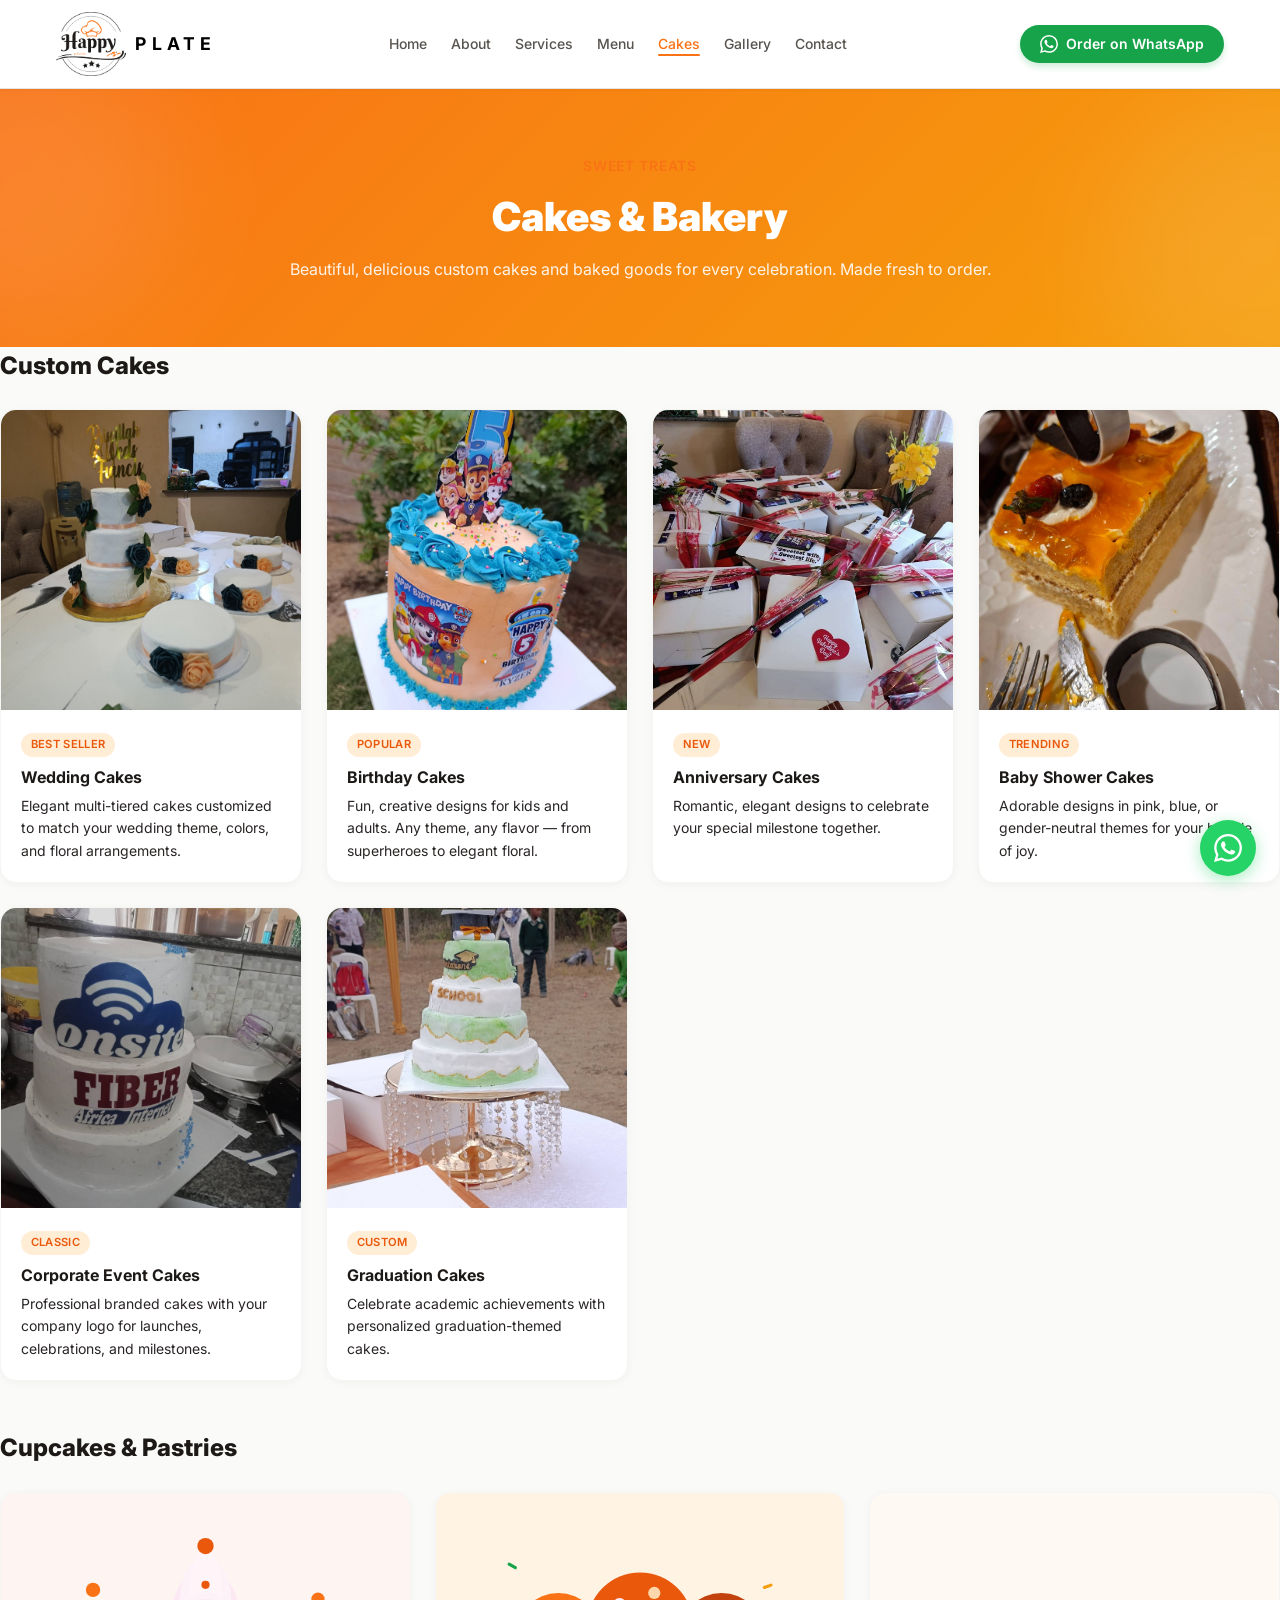
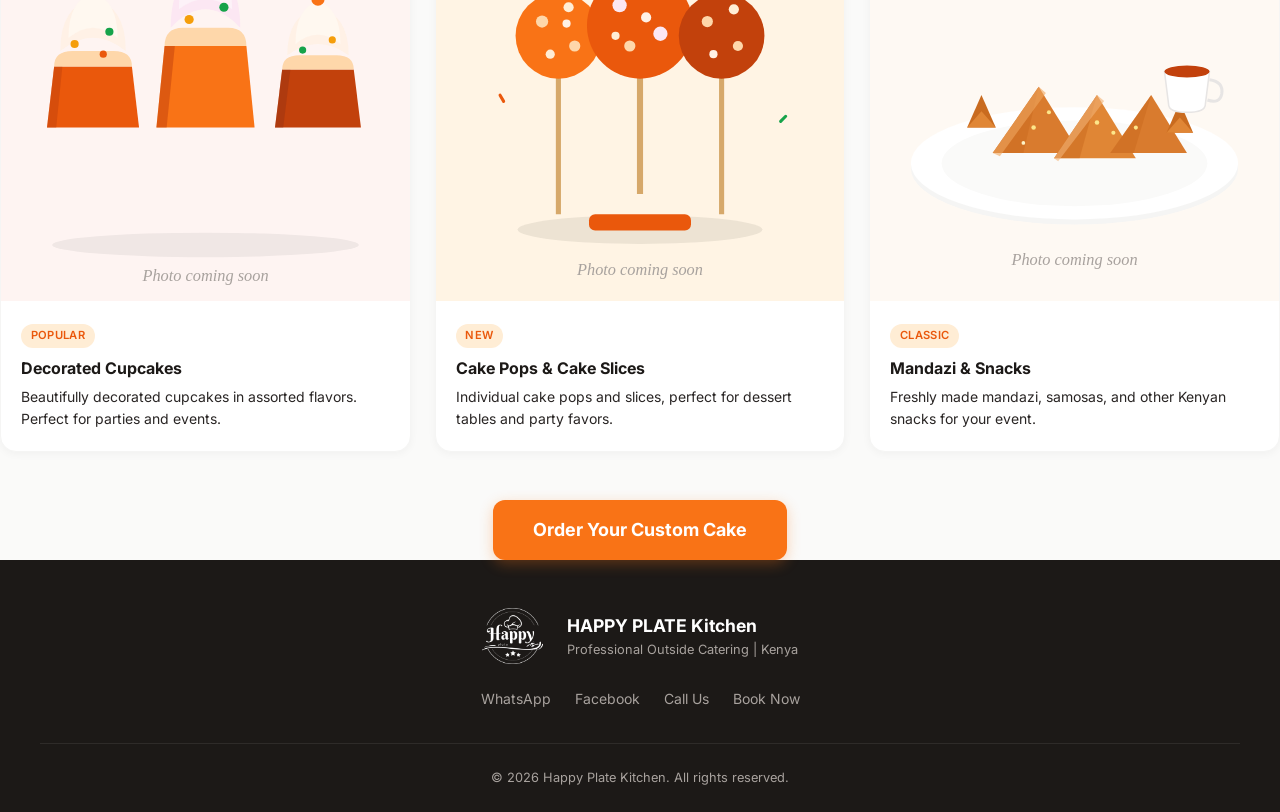
<file: cakes.html>
<!DOCTYPE html>
<html lang="en">
<head>
<meta charset="UTF-8">
<meta name="viewport" content="width=device-width, initial-scale=1.0">
<title>Cakes & Bakery | Happy Plate Kitchen</title>
<meta name="description" content="Happy Plate Kitchen - Professional outside catering and bakery services in Kenya.">
<link rel="stylesheet" href="style.css">
<link rel="preconnect" href="https://fonts.googleapis.com">
<link href="https://fonts.googleapis.com/css2?family=Inter:wght@300;400;500;600;700;800;900&display=swap" rel="stylesheet">
</head>
<body>
<div class="scroll-progress" id="scrollProgress"></div>
<nav class="navbar">
<div class="nav-container">
<a href="index.html" class="logo">
<img src="images/logo.png" alt="Happy Plate Kitchen logo" class="logo-img"><span class="logo-plate">PLATE</span>
</a>
<ul class="nav-links">
<li><a href="index.html" class="">Home</a></li>
<li><a href="about.html" class="">About</a></li>
<li><a href="services.html" class="">Services</a></li>
<li><a href="menu.html" class="">Menu</a></li>
<li><a href="cakes.html" class="active">Cakes</a></li>
<li><a href="gallery.html" class="">Gallery</a></li>
<li><a href="contact.html" class="">Contact</a></li>
</ul>
<a href="https://wa.me/254740678338" target="_blank" class="btn-whatsapp">
<svg width="18" height="18" fill="currentColor" viewBox="0 0 24 24"><path d="M17.472 14.382c-.297-.149-1.758-.867-2.03-.967-.273-.099-.471-.148-.67.15-.197.297-.767.966-.94 1.164-.173.199-.347.223-.644.075-.297-.15-1.255-.463-2.39-1.475-.883-.788-1.48-1.761-1.653-2.059-.173-.297-.018-.458.13-.606.134-.133.298-.347.446-.52.149-.174.198-.298.298-.497.099-.198.05-.371-.025-.52-.075-.149-.669-1.612-.916-2.207-.242-.579-.487-.5-.669-.51-.173-.008-.371-.01-.57-.01-.198 0-.52.074-.792.372-.272.297-1.04 1.016-1.04 2.479 0 1.462 1.065 2.875 1.213 3.074.149.198 2.096 3.2 5.077 4.487.709.306 1.262.489 1.694.625.712.227 1.36.195 1.871.118.571-.085 1.758-.719 2.006-1.413.248-.694.248-1.289.173-1.413-.074-.124-.272-.198-.57-.347m-5.421 7.403h-.004a9.87 9.87 0 01-5.031-1.378l-.361-.214-3.741.982.998-3.648-.235-.374a9.86 9.86 0 01-1.51-5.26c.001-5.45 4.436-9.884 9.888-9.884 2.64 0 5.122 1.03 6.988 2.898a9.825 9.825 0 012.893 6.994c-.003 5.45-4.437 9.884-9.885 9.884m8.413-18.297A11.815 11.815 0 0012.05 0C5.495 0 .16 5.335.157 11.892c0 2.096.547 4.142 1.588 5.945L.057 24l6.305-1.654a11.882 11.882 0 005.683 1.448h.005c6.554 0 11.89-5.335 11.893-11.893a11.821 11.821 0 00-3.48-8.413z"/></svg>
Order on WhatsApp
</a>
<button class="mobile-menu-btn" onclick="toggleMenu()">
<span></span><span></span><span></span>
</button>
</div>
<div class="mobile-nav" id="mobileNav">
<a href="index.html" class="">Home</a>
<a href="about.html" class="">About</a>
<a href="services.html" class="">Services</a>
<a href="menu.html" class="">Menu</a>
<a href="cakes.html" class="active">Cakes</a>
<a href="gallery.html" class="">Gallery</a>
<a href="contact.html" class="">Contact</a>
</div>
</nav>
<section class="page-header">
<div class="page-header-blob" style="top:-20%;left:-10%;"></div>
<div class="page-header-blob" style="bottom:-20%;right:-10%;"></div>
<p class="section-label">Sweet Treats</p>
<h1 class="page-header-title">Cakes & Bakery</h1>
<p class="page-header-subtitle">Beautiful, delicious custom cakes and baked goods for every celebration. Made fresh to order.</p>
</section>




<h3 style="font-size:1.5rem;font-weight:800;color:var(--stone-900);margin-bottom:1.5rem;" data-aos="fade-up">Custom Cakes</h3>
<div style="display:grid;grid-template-columns:repeat(auto-fit,minmax(280px,1fr));gap:1.5rem;margin-bottom:3rem;">
<div class="cake-card" data-aos="fade-up" data-aos-delay="100">
<div class="cake-card-img"><img src="images/Weddingcake.jpg" alt="Wedding cake"></div>
<div class="cake-card-body"><span class="cake-tag">Best Seller</span><h4 class="cake-card-title">Wedding Cakes</h4><p class="cake-card-desc">Elegant multi-tiered cakes customized to match your wedding theme, colors, and floral arrangements.</p></div>
</div>
<div class="cake-card" data-aos="fade-up" data-aos-delay="150">
<div class="cake-card-img"><img src="images/birthday_cake.jfif" alt="Birthday cake"></div>
<div class="cake-card-body"><span class="cake-tag">Popular</span><h4 class="cake-card-title">Birthday Cakes</h4><p class="cake-card-desc">Fun, creative designs for kids and adults. Any theme, any flavor — from superheroes to elegant floral.</p></div>
</div>
<div class="cake-card" data-aos="fade-up" data-aos-delay="200">
<div class="cake-card-img"><img src="images/Valentine_cakes.jpg" alt="Anniversary cake gift boxes"></div>
<div class="cake-card-body"><span class="cake-tag">New</span><h4 class="cake-card-title">Anniversary Cakes</h4><p class="cake-card-desc">Romantic, elegant designs to celebrate your special milestone together.</p></div>
</div>
<div class="cake-card" data-aos="fade-up" data-aos-delay="250">
<div class="cake-card-img"><img src="images/Cake_dessert.jpg" alt="Baby shower cake"></div>
<div class="cake-card-body"><span class="cake-tag">Trending</span><h4 class="cake-card-title">Baby Shower Cakes</h4><p class="cake-card-desc">Adorable designs in pink, blue, or gender-neutral themes for your bundle of joy.</p></div>
</div>
<div class="cake-card" data-aos="fade-up" data-aos-delay="300">
<div class="cake-card-img"><img src="images/Corporate_Event_Cakes.jpg" alt="Corporate branded cake"></div>
<div class="cake-card-body"><span class="cake-tag">Classic</span><h4 class="cake-card-title">Corporate Event Cakes</h4><p class="cake-card-desc">Professional branded cakes with your company logo for launches, celebrations, and milestones.</p></div>
</div>
<div class="cake-card" data-aos="fade-up" data-aos-delay="350">
<div class="cake-card-img"><img src="images/Graduationcake.jpg" alt="Graduation cake"></div>
<div class="cake-card-body"><span class="cake-tag">Custom</span><h4 class="cake-card-title">Graduation Cakes</h4><p class="cake-card-desc">Celebrate academic achievements with personalized graduation-themed cakes.</p></div>
</div>
</div>

<h3 style="font-size:1.5rem;font-weight:800;color:var(--stone-900);margin-bottom:1.5rem;" data-aos="fade-up">Cupcakes & Pastries</h3>
<div style="display:grid;grid-template-columns:repeat(auto-fit,minmax(280px,1fr));gap:1.5rem;margin-bottom:3rem;">
<div class="cake-card" data-aos="fade-up" data-aos-delay="100">
<div class="cake-card-img" style="background:linear-gradient(135deg,#fce7f3 0%,#fdf2f8 100%);"><img src="images/illustration_decorated_cupcakes.svg" alt="Decorated cupcakes (illustration placeholder)"></div>
<div class="cake-card-body"><span class="cake-tag">Popular</span><h4 class="cake-card-title">Decorated Cupcakes</h4><p class="cake-card-desc">Beautifully decorated cupcakes in assorted flavors. Perfect for parties and events.</p><!----></div>
</div>
<div class="cake-card" data-aos="fade-up" data-aos-delay="150">
<div class="cake-card-img" style="background:linear-gradient(135deg,#fce7f3 0%,#fdf2f8 100%);"><img src="images/illustration_cake_pops.svg" alt="Cake pops and cake slices (illustration placeholder)"></div>
<div class="cake-card-body"><span class="cake-tag">New</span><h4 class="cake-card-title">Cake Pops & Cake Slices</h4><p class="cake-card-desc">Individual cake pops and slices, perfect for dessert tables and party favors.</p><!----></div>
</div>
<div class="cake-card" data-aos="fade-up" data-aos-delay="200">
<div class="cake-card-img" style="background:linear-gradient(135deg,#fce7f3 0%,#fdf2f8 100%);"><img src="images/illustration_mandazi_snacks.svg" alt="Mandazi and Kenyan snacks (illustration placeholder)"></div>
<div class="cake-card-body"><span class="cake-tag">Classic</span><h4 class="cake-card-title">Mandazi & Snacks</h4><p class="cake-card-desc">Freshly made mandazi, samosas, and other Kenyan snacks for your event.</p><!----></div>
</div>
</div>

<div class="text-center" data-aos="fade-up">
<a href="https://wa.me/254740678338" target="_blank" class="btn btn-primary btn-lg">Order Your Custom Cake</a>
</div>
</div>
</section>
<footer class="footer">
<div class="footer-container">
<div class="footer-top">
<div class="footer-brand">
<img src="images/logo-white.png" alt="Happy Plate Kitchen logo" class="footer-brand-img">
<div>
<div class="footer-brand-text">HAPPY PLATE Kitchen</div>
<div class="footer-brand-sub">Professional Outside Catering | Kenya</div>
</div>
</div>
<div class="footer-links">
<a href="https://wa.me/254740678338" target="_blank">WhatsApp</a>
<a href="https://www.facebook.com/profile.php?id=61580439757400" target="_blank">Facebook</a>
<a href="tel:0740678338">Call Us</a>
<a href="contact.html">Book Now</a>
</div>
</div>
<div class="footer-bottom">
<p>&copy; 2026 Happy Plate Kitchen. All rights reserved.</p>
</div>
</div>
</footer>
<a href="https://wa.me/254740678338" target="_blank" class="fab-whatsapp" aria-label="Chat on WhatsApp">
<svg width="28" height="28" fill="currentColor" viewBox="0 0 24 24"><path d="M17.472 14.382c-.297-.149-1.758-.867-2.03-.967-.273-.099-.471-.148-.67.15-.197.297-.767.966-.94 1.164-.173.199-.347.223-.644.075-.297-.15-1.255-.463-2.39-1.475-.883-.788-1.48-1.761-1.653-2.059-.173-.297-.018-.458.13-.606.134-.133.298-.347.446-.52.149-.174.198-.298.298-.497.099-.198.05-.371-.025-.52-.075-.149-.669-1.612-.916-2.207-.242-.579-.487-.5-.669-.51-.173-.008-.371-.01-.57-.01-.198 0-.52.074-.792.372-.272.297-1.04 1.016-1.04 2.479 0 1.462 1.065 2.875 1.213 3.074.149.198 2.096 3.2 5.077 4.487.709.306 1.262.489 1.694.625.712.227 1.36.195 1.871.118.571-.085 1.758-.719 2.006-1.413.248-.694.248-1.289.173-1.413-.074-.124-.272-.198-.57-.347m-5.421 7.403h-.004a9.87 9.87 0 01-5.031-1.378l-.361-.214-3.741.982.998-3.648-.235-.374a9.86 9.86 0 01-1.51-5.26c.001-5.45 4.436-9.884 9.888-9.884 2.64 0 5.122 1.03 6.988 2.898a9.825 9.825 0 012.893 6.994c-.003 5.45-4.437 9.884-9.885 9.884m8.413-18.297A11.815 11.815 0 0012.05 0C5.495 0 .16 5.335.157 11.892c0 2.096.547 4.142 1.588 5.945L.057 24l6.305-1.654a11.882 11.882 0 005.683 1.448h.005c6.554 0 11.89-5.335 11.893-11.893a11.821 11.821 0 00-3.48-8.413z"/></svg>
</a>
<script>
function toggleMenu() { document.getElementById('mobileNav').classList.toggle('open'); }
window.addEventListener('scroll', function() {
    var st = document.documentElement.scrollTop || document.body.scrollTop;
    var sh = document.documentElement.scrollHeight - document.documentElement.clientHeight;
    document.getElementById('scrollProgress').style.width = (st/sh*100) + '%';
});
var observer = new IntersectionObserver(function(entries) {
    entries.forEach(function(entry) { if(entry.isIntersecting) entry.target.classList.add('aos-animate'); });
}, { threshold: 0.1 });
document.querySelectorAll('[data-aos]').forEach(function(el) { observer.observe(el); });
</script>
</body>
</html>
</file>
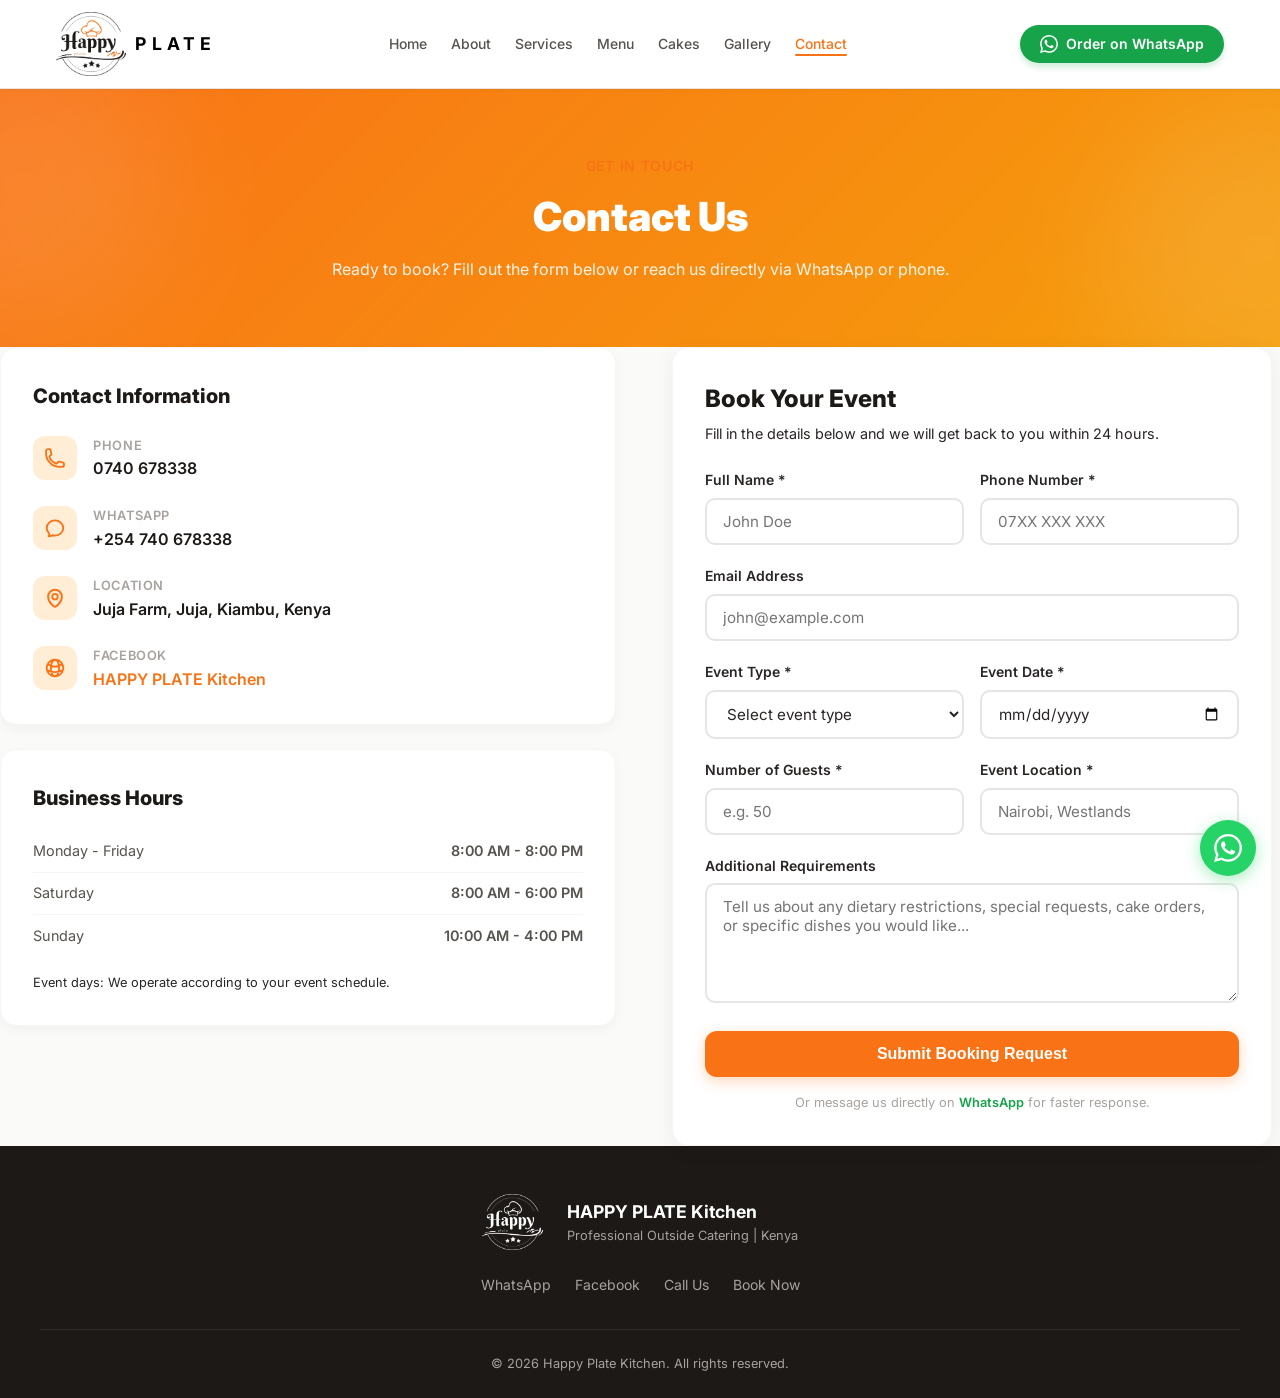
<file: contact.html>
<!DOCTYPE html>
<html lang="en">
<head>
<meta charset="UTF-8">
<meta name="viewport" content="width=device-width, initial-scale=1.0">
<title>Contact & Book | Happy Plate Kitchen</title>
<meta name="description" content="Happy Plate Kitchen - Professional outside catering and bakery services in Kenya.">
<link rel="stylesheet" href="style.css">
<link rel="preconnect" href="https://fonts.googleapis.com">
<link href="https://fonts.googleapis.com/css2?family=Inter:wght@300;400;500;600;700;800;900&display=swap" rel="stylesheet">
</head>
<body>
<div class="scroll-progress" id="scrollProgress"></div>
<nav class="navbar">
<div class="nav-container">
<a href="index.html" class="logo">
<img src="images/logo.png" alt="Happy Plate Kitchen logo" class="logo-img"><span class="logo-plate">PLATE</span>
</a>
<ul class="nav-links">
<li><a href="index.html" class="">Home</a></li>
<li><a href="about.html" class="">About</a></li>
<li><a href="services.html" class="">Services</a></li>
<li><a href="menu.html" class="">Menu</a></li>
<li><a href="cakes.html" class="">Cakes</a></li>
<li><a href="gallery.html" class="">Gallery</a></li>
<li><a href="contact.html" class="active">Contact</a></li>
</ul>
<a href="https://wa.me/254740678338" target="_blank" class="btn-whatsapp">
<svg width="18" height="18" fill="currentColor" viewBox="0 0 24 24"><path d="M17.472 14.382c-.297-.149-1.758-.867-2.03-.967-.273-.099-.471-.148-.67.15-.197.297-.767.966-.94 1.164-.173.199-.347.223-.644.075-.297-.15-1.255-.463-2.39-1.475-.883-.788-1.48-1.761-1.653-2.059-.173-.297-.018-.458.13-.606.134-.133.298-.347.446-.52.149-.174.198-.298.298-.497.099-.198.05-.371-.025-.52-.075-.149-.669-1.612-.916-2.207-.242-.579-.487-.5-.669-.51-.173-.008-.371-.01-.57-.01-.198 0-.52.074-.792.372-.272.297-1.04 1.016-1.04 2.479 0 1.462 1.065 2.875 1.213 3.074.149.198 2.096 3.2 5.077 4.487.709.306 1.262.489 1.694.625.712.227 1.36.195 1.871.118.571-.085 1.758-.719 2.006-1.413.248-.694.248-1.289.173-1.413-.074-.124-.272-.198-.57-.347m-5.421 7.403h-.004a9.87 9.87 0 01-5.031-1.378l-.361-.214-3.741.982.998-3.648-.235-.374a9.86 9.86 0 01-1.51-5.26c.001-5.45 4.436-9.884 9.888-9.884 2.64 0 5.122 1.03 6.988 2.898a9.825 9.825 0 012.893 6.994c-.003 5.45-4.437 9.884-9.885 9.884m8.413-18.297A11.815 11.815 0 0012.05 0C5.495 0 .16 5.335.157 11.892c0 2.096.547 4.142 1.588 5.945L.057 24l6.305-1.654a11.882 11.882 0 005.683 1.448h.005c6.554 0 11.89-5.335 11.893-11.893a11.821 11.821 0 00-3.48-8.413z"/></svg>
Order on WhatsApp
</a>
<button class="mobile-menu-btn" onclick="toggleMenu()">
<span></span><span></span><span></span>
</button>
</div>
<div class="mobile-nav" id="mobileNav">
<a href="index.html" class="">Home</a>
<a href="about.html" class="">About</a>
<a href="services.html" class="">Services</a>
<a href="menu.html" class="">Menu</a>
<a href="cakes.html" class="">Cakes</a>
<a href="gallery.html" class="">Gallery</a>
<a href="contact.html" class="active">Contact</a>
</div>
</nav>
<section class="page-header">
<div class="page-header-blob" style="top:-20%;left:-10%;"></div>
<div class="page-header-blob" style="bottom:-20%;right:-10%;"></div>
<p class="section-label">Get In Touch</p>
<h1 class="page-header-title">Contact Us</h1>
<p class="page-header-subtitle">Ready to book? Fill out the form below or reach us directly via WhatsApp or phone.</p>
</section>




<div class="contact-grid">
<div data-aos="fade-right">
<div class="contact-info-card" style="margin-bottom:1.5rem;">
<h3 style="font-size:1.25rem;font-weight:800;color:var(--stone-900);margin-bottom:1.5rem;">Contact Information</h3>

<div class="contact-info-item">
<div class="contact-info-icon"><svg fill="none" stroke="currentColor" stroke-width="2" viewBox="0 0 24 24"><path stroke-linecap="round" stroke-linejoin="round" d="M2.25 6.75c0 8.284 6.716 15 15 15h2.25a2.25 2.25 0 002.25-2.25v-1.372c0-.516-.351-.966-.852-1.091l-4.423-1.106c-.44-.11-.902.055-1.173.417l-.97 1.293c-.282.376-.769.542-1.21.38a12.035 12.035 0 01-7.143-7.143c-.162-.441.004-.928.38-1.21l1.293-.97c.363-.271.527-.734.417-1.173L6.963 3.102a1.125 1.125 0 00-1.091-.852H4.5A2.25 2.25 0 002.25 4.5v2.25z"/></svg></div>
<div>
<div class="contact-info-label">Phone</div>
<div class="contact-info-value">0740 678338</div>
</div>
</div>

<div class="contact-info-item">
<div class="contact-info-icon"><svg fill="none" stroke="currentColor" stroke-width="2" viewBox="0 0 24 24"><path stroke-linecap="round" stroke-linejoin="round" d="M12 20.25c4.97 0 9-3.694 9-8.25s-4.03-8.25-9-8.25S3 7.444 3 12c0 2.104.859 4.023 2.273 5.48.432.447.74 1.04.586 1.641a4.483 4.483 0 01-.923 1.785A5.969 5.969 0 006 21c1.282 0 2.47-.402 3.445-1.087.81.22 1.668.337 2.555.337z"/></svg></div>
<div>
<div class="contact-info-label">WhatsApp</div>
<div class="contact-info-value">+254 740 678338</div>
</div>
</div>

<div class="contact-info-item">
<div class="contact-info-icon"><svg fill="none" stroke="currentColor" stroke-width="2" viewBox="0 0 24 24"><path stroke-linecap="round" stroke-linejoin="round" d="M15 10.5a3 3 0 11-6 0 3 3 0 016 0z"/><path stroke-linecap="round" stroke-linejoin="round" d="M19.5 10.5c0 7.142-7.5 11.25-7.5 11.25S4.5 17.642 4.5 10.5a7.5 7.5 0 1115 0z"/></svg></div>
<div>
<div class="contact-info-label">Location</div>
<div class="contact-info-value">Juja Farm, Juja, Kiambu, Kenya</div>
</div>
</div>

<div class="contact-info-item">
<div class="contact-info-icon"><svg fill="none" stroke="currentColor" stroke-width="2" viewBox="0 0 24 24"><path stroke-linecap="round" stroke-linejoin="round" d="M12 21a9.004 9.004 0 008.716-6.747M12 21a9.004 9.004 0 01-8.716-6.747M12 21c2.485 0 4.5-4.03 4.5-9S14.485 3 12 3m0 18c-2.485 0-4.5-4.03-4.5-9S9.515 3 12 3m0 0a8.997 8.997 0 017.843 4.582M12 3a8.997 8.997 0 00-7.843 4.582m15.686 0A11.953 11.953 0 0112 10.5c-2.998 0-5.74-1.1-7.843-2.918m15.686 0A8.959 8.959 0 0121 12c0 .778-.099 1.533-.284 2.253m0 0A17.919 17.919 0 0112 16.5c-3.162 0-6.133-.815-8.716-2.247m0 0A9.015 9.015 0 013 12c0-1.605.42-3.113 1.157-4.418"/></svg></div>
<div>
<div class="contact-info-label">Facebook</div>
<div class="contact-info-value"><a href="https://www.facebook.com/profile.php?id=61580439757400" target="_blank" style="color:var(--orange-500);">HAPPY PLATE Kitchen</a></div>
</div>
</div>
</div>

<div class="contact-info-card" data-aos="fade-right" data-aos-delay="100">
<h3 style="font-size:1.25rem;font-weight:800;color:var(--stone-900);margin-bottom:1rem;">Business Hours</h3>
<div style="color:var(--stone-600);font-size:0.9rem;line-height:2;">
<div style="display:flex;justify-content:space-between;border-bottom:1px solid var(--stone-100);padding:0.4rem 0;"><span>Monday - Friday</span><span style="font-weight:600;">8:00 AM - 8:00 PM</span></div>
<div style="display:flex;justify-content:space-between;border-bottom:1px solid var(--stone-100);padding:0.4rem 0;"><span>Saturday</span><span style="font-weight:600;">8:00 AM - 6:00 PM</span></div>
<div style="display:flex;justify-content:space-between;padding:0.4rem 0;"><span>Sunday</span><span style="font-weight:600;">10:00 AM - 4:00 PM</span></div>
</div>
<p style="color:var(--stone-500);font-size:0.8rem;margin-top:1rem;">Event days: We operate according to your event schedule.</p>
</div>
</div>

<div data-aos="fade-left">
<div class="booking-form">
<h3 class="form-title">Book Your Event</h3>
<p class="form-subtitle">Fill in the details below and we will get back to you within 24 hours.</p>

<form action="https://formspree.io/f/YOUR_FORM_ID" method="POST" id="bookingForm">
<div class="form-row">
<div class="form-group">
<label class="form-label">Full Name *</label>
<input type="text" name="name" class="form-input" placeholder="John Doe" required>
</div>
<div class="form-group">
<label class="form-label">Phone Number *</label>
<input type="tel" name="phone" class="form-input" placeholder="07XX XXX XXX" required>
</div>
</div>

<div class="form-group">
<label class="form-label">Email Address</label>
<input type="email" name="email" class="form-input" placeholder="john@example.com">
</div>

<div class="form-row">
<div class="form-group">
<label class="form-label">Event Type *</label>
<select name="event_type" class="form-select" required>
<option value="">Select event type</option>
<option value="wedding">Wedding</option>
<option value="corporate">Corporate Event</option>
<option value="birthday">Birthday Party</option>
<option value="anniversary">Anniversary</option>
<option value="baby_shower">Baby Shower</option>
<option value="graduation">Graduation</option>
<option value="funeral">Funeral / Memorial</option>
<option value="church">Church Function</option>
<option value="other">Other</option>
</select>
</div>
<div class="form-group">
<label class="form-label">Event Date *</label>
<input type="date" name="event_date" class="form-input" required>
</div>
</div>

<div class="form-row">
<div class="form-group">
<label class="form-label">Number of Guests *</label>
<input type="number" name="guests" class="form-input" placeholder="e.g. 50" min="5" required>
</div>
<div class="form-group">
<label class="form-label">Event Location *</label>
<input type="text" name="location" class="form-input" placeholder="Nairobi, Westlands" required>
</div>
</div>

<div class="form-group">
<label class="form-label">Additional Requirements</label>
<textarea name="message" class="form-textarea" placeholder="Tell us about any dietary restrictions, special requests, cake orders, or specific dishes you would like..."></textarea>
</div>

<button type="submit" class="btn btn-primary" style="width:100%;">Submit Booking Request</button>
<p style="color:var(--stone-400);font-size:0.8rem;text-align:center;margin-top:1rem;">Or message us directly on <a href="https://wa.me/254740678338" target="_blank" style="color:var(--green-600);font-weight:600;">WhatsApp</a> for faster response.</p>
</form>
</div>
</div>
</div>
</div>
</section>

<footer class="footer">
<div class="footer-container">
<div class="footer-top">
<div class="footer-brand">
<img src="images/logo-white.png" alt="Happy Plate Kitchen logo" class="footer-brand-img">
<div>
<div class="footer-brand-text">HAPPY PLATE Kitchen</div>
<div class="footer-brand-sub">Professional Outside Catering | Kenya</div>
</div>
</div>
<div class="footer-links">
<a href="https://wa.me/254740678338" target="_blank">WhatsApp</a>
<a href="https://www.facebook.com/profile.php?id=61580439757400" target="_blank">Facebook</a>
<a href="tel:0740678338">Call Us</a>
<a href="contact.html">Book Now</a>
</div>
</div>
<div class="footer-bottom">
<p>&copy; 2026 Happy Plate Kitchen. All rights reserved.</p>
</div>
</div>
</footer>
<a href="https://wa.me/254740678338" target="_blank" class="fab-whatsapp" aria-label="Chat on WhatsApp">
<svg width="28" height="28" fill="currentColor" viewBox="0 0 24 24"><path d="M17.472 14.382c-.297-.149-1.758-.867-2.03-.967-.273-.099-.471-.148-.67.15-.197.297-.767.966-.94 1.164-.173.199-.347.223-.644.075-.297-.15-1.255-.463-2.39-1.475-.883-.788-1.48-1.761-1.653-2.059-.173-.297-.018-.458.13-.606.134-.133.298-.347.446-.52.149-.174.198-.298.298-.497.099-.198.05-.371-.025-.52-.075-.149-.669-1.612-.916-2.207-.242-.579-.487-.5-.669-.51-.173-.008-.371-.01-.57-.01-.198 0-.52.074-.792.372-.272.297-1.04 1.016-1.04 2.479 0 1.462 1.065 2.875 1.213 3.074.149.198 2.096 3.2 5.077 4.487.709.306 1.262.489 1.694.625.712.227 1.36.195 1.871.118.571-.085 1.758-.719 2.006-1.413.248-.694.248-1.289.173-1.413-.074-.124-.272-.198-.57-.347m-5.421 7.403h-.004a9.87 9.87 0 01-5.031-1.378l-.361-.214-3.741.982.998-3.648-.235-.374a9.86 9.86 0 01-1.51-5.26c.001-5.45 4.436-9.884 9.888-9.884 2.64 0 5.122 1.03 6.988 2.898a9.825 9.825 0 012.893 6.994c-.003 5.45-4.437 9.884-9.885 9.884m8.413-18.297A11.815 11.815 0 0012.05 0C5.495 0 .16 5.335.157 11.892c0 2.096.547 4.142 1.588 5.945L.057 24l6.305-1.654a11.882 11.882 0 005.683 1.448h.005c6.554 0 11.89-5.335 11.893-11.893a11.821 11.821 0 00-3.48-8.413z"/></svg>
</a>
<script>
function toggleMenu() { document.getElementById('mobileNav').classList.toggle('open'); }
window.addEventListener('scroll', function() {
    var st = document.documentElement.scrollTop || document.body.scrollTop;
    var sh = document.documentElement.scrollHeight - document.documentElement.clientHeight;
    document.getElementById('scrollProgress').style.width = (st/sh*100) + '%';
});
var observer = new IntersectionObserver(function(entries) {
    entries.forEach(function(entry) { if(entry.isIntersecting) entry.target.classList.add('aos-animate'); });
}, { threshold: 0.1 });
document.querySelectorAll('[data-aos]').forEach(function(el) { observer.observe(el); });
</script>
</body>
</html>
</file>
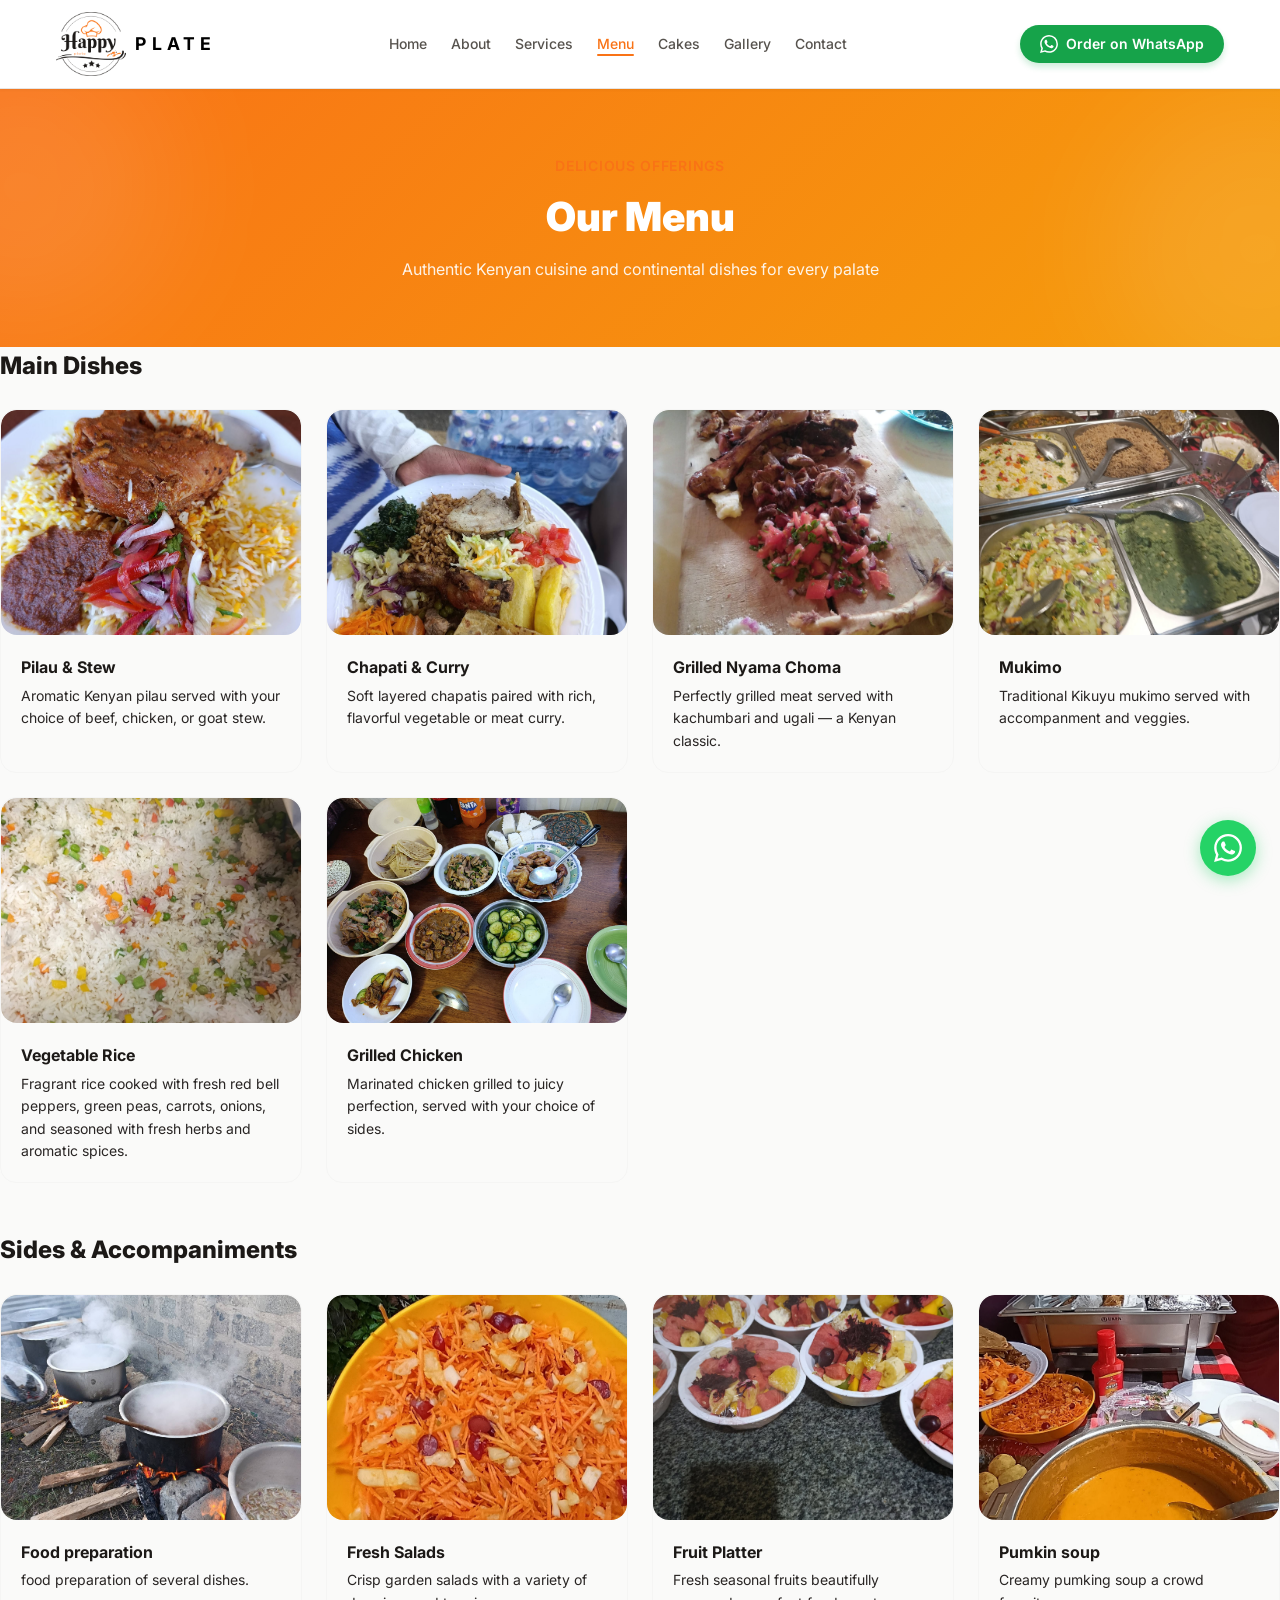
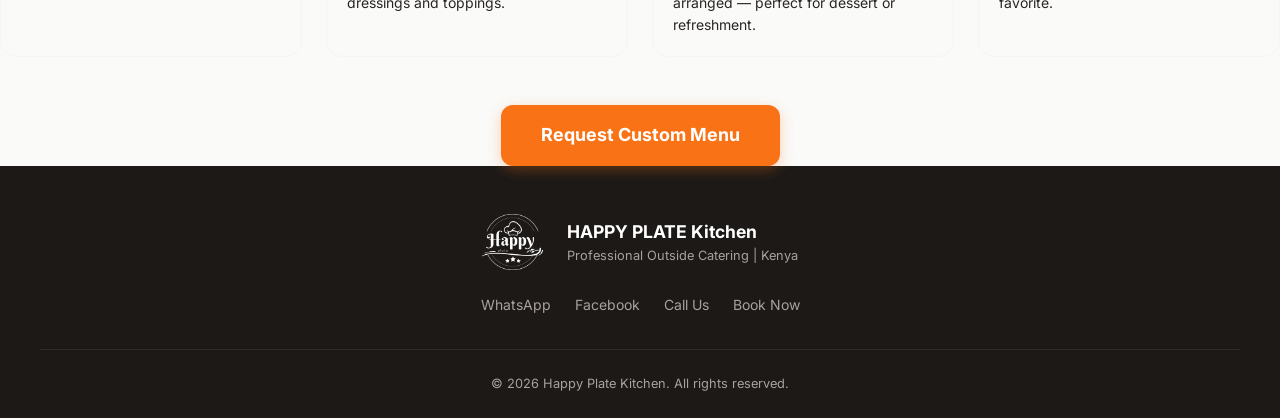
<file: menu.html>
<!DOCTYPE html>
<html lang="en">
<head>
<meta charset="UTF-8">
<meta name="viewport" content="width=device-width, initial-scale=1.0">
<title>Our Menu | Happy Plate Kitchen</title>
<meta name="description" content="Happy Plate Kitchen - Professional outside catering and bakery services in Kenya.">
<link rel="stylesheet" href="style.css">
<link rel="preconnect" href="https://fonts.googleapis.com">
<link href="https://fonts.googleapis.com/css2?family=Inter:wght@300;400;500;600;700;800;900&display=swap" rel="stylesheet">
</head>
<body>
<div class="scroll-progress" id="scrollProgress"></div>
<nav class="navbar">
<div class="nav-container">
<a href="index.html" class="logo">
<img src="images/logo.png" alt="Happy Plate Kitchen logo" class="logo-img"><span class="logo-plate">PLATE</span>
</a>
<ul class="nav-links">
<li><a href="index.html" class="">Home</a></li>
<li><a href="about.html" class="">About</a></li>
<li><a href="services.html" class="">Services</a></li>
<li><a href="menu.html" class="active">Menu</a></li>
<li><a href="cakes.html" class="">Cakes</a></li>
<li><a href="gallery.html" class="">Gallery</a></li>
<li><a href="contact.html" class="">Contact</a></li>
</ul>
<a href="https://wa.me/254740678338" target="_blank" class="btn-whatsapp">
<svg width="18" height="18" fill="currentColor" viewBox="0 0 24 24"><path d="M17.472 14.382c-.297-.149-1.758-.867-2.03-.967-.273-.099-.471-.148-.67.15-.197.297-.767.966-.94 1.164-.173.199-.347.223-.644.075-.297-.15-1.255-.463-2.39-1.475-.883-.788-1.48-1.761-1.653-2.059-.173-.297-.018-.458.13-.606.134-.133.298-.347.446-.52.149-.174.198-.298.298-.497.099-.198.05-.371-.025-.52-.075-.149-.669-1.612-.916-2.207-.242-.579-.487-.5-.669-.51-.173-.008-.371-.01-.57-.01-.198 0-.52.074-.792.372-.272.297-1.04 1.016-1.04 2.479 0 1.462 1.065 2.875 1.213 3.074.149.198 2.096 3.2 5.077 4.487.709.306 1.262.489 1.694.625.712.227 1.36.195 1.871.118.571-.085 1.758-.719 2.006-1.413.248-.694.248-1.289.173-1.413-.074-.124-.272-.198-.57-.347m-5.421 7.403h-.004a9.87 9.87 0 01-5.031-1.378l-.361-.214-3.741.982.998-3.648-.235-.374a9.86 9.86 0 01-1.51-5.26c.001-5.45 4.436-9.884 9.888-9.884 2.64 0 5.122 1.03 6.988 2.898a9.825 9.825 0 012.893 6.994c-.003 5.45-4.437 9.884-9.885 9.884m8.413-18.297A11.815 11.815 0 0012.05 0C5.495 0 .16 5.335.157 11.892c0 2.096.547 4.142 1.588 5.945L.057 24l6.305-1.654a11.882 11.882 0 005.683 1.448h.005c6.554 0 11.89-5.335 11.893-11.893a11.821 11.821 0 00-3.48-8.413z"/></svg>
Order on WhatsApp
</a>
<button class="mobile-menu-btn" onclick="toggleMenu()">
<span></span><span></span><span></span>
</button>
</div>
<div class="mobile-nav" id="mobileNav">
<a href="index.html" class="">Home</a>
<a href="about.html" class="">About</a>
<a href="services.html" class="">Services</a>
<a href="menu.html" class="active">Menu</a>
<a href="cakes.html" class="">Cakes</a>
<a href="gallery.html" class="">Gallery</a>
<a href="contact.html" class="">Contact</a>
</div>
</nav>
<section class="page-header">
<div class="page-header-blob" style="top:-20%;left:-10%;"></div>
<div class="page-header-blob" style="bottom:-20%;right:-10%;"></div>
<p class="section-label">Delicious Offerings</p>
<h1 class="page-header-title">Our Menu</h1>
<p class="page-header-subtitle">Authentic Kenyan cuisine and continental dishes for every palate</p>
</section>


<h3 style="font-size:1.5rem;font-weight:800;color:var(--stone-900);margin-bottom:1.5rem;" data-aos="fade-up">Main Dishes</h3>
<div style="display:grid;grid-template-columns:repeat(auto-fit,minmax(280px,1fr));gap:1.5rem;margin-bottom:3rem;">
<div class="menu-card" data-aos="fade-up" data-aos-delay="100">
<div class="menu-card-img img-placeholder"><img src="images/Curry.jpg" alt="Pilau and stew"></div>
<div class="menu-card-body"><h4 class="menu-card-title">Pilau & Stew</h4><p class="menu-card-desc">Aromatic Kenyan pilau served with your choice of beef, chicken, or goat stew.</p></div>
</div>
<div class="menu-card" data-aos="fade-up" data-aos-delay="150">
<div class="menu-card-img img-placeholder"><img src="images/Mixed_food_on_a_plate.jpg" alt="Chapati and curry"></div>
<div class="menu-card-body"><h4 class="menu-card-title">Chapati & Curry</h4><p class="menu-card-desc">Soft layered chapatis paired with rich, flavorful vegetable or meat curry.</p></div>
</div>
<div class="menu-card" data-aos="fade-up" data-aos-delay="200">
<div class="menu-card-img img-placeholder"><img src="images/Choma.jpg" alt="Grilled nyama choma"></div>
<div class="menu-card-body"><h4 class="menu-card-title">Grilled Nyama Choma</h4><p class="menu-card-desc">Perfectly grilled meat served with kachumbari and ugali — a Kenyan classic.</p></div>
</div>
<div class="menu-card" data-aos="fade-up" data-aos-delay="250">
<div class="menu-card-img img-placeholder"><img src="images/Common_food.jpg" alt="Mukimo "></div>
<div class="menu-card-body"><h4 class="menu-card-title">Mukimo </h4><p class="menu-card-desc">Traditional Kikuyu mukimo served with accompanment and veggies.</p></div>
</div>
<div class="menu-card" data-aos="fade-up" data-aos-delay="300">
<div class="menu-card-img img-placeholder"><img src="images/Veggies_rice.jpg" alt="Githeri special"></div>
<div class="menu-card-body"><h4 class="menu-card-title">Vegetable Rice</h4><p class="menu-card-desc">Fragrant rice cooked with fresh red bell peppers, green peas, carrots, onions, and seasoned with fresh herbs and aromatic spices.</p></div>
</div>
<div class="menu-card" data-aos="fade-up" data-aos-delay="350">
<div class="menu-card-img img-placeholder"><img src="images/Meat.jpg" alt="Grilled chicken"></div>
<div class="menu-card-body"><h4 class="menu-card-title">Grilled Chicken</h4><p class="menu-card-desc">Marinated chicken grilled to juicy perfection, served with your choice of sides.</p></div>
</div>
</div>

<h3 style="font-size:1.5rem;font-weight:800;color:var(--stone-900);margin-bottom:1.5rem;" data-aos="fade-up">Sides & Accompaniments</h3>
<div style="display:grid;grid-template-columns:repeat(auto-fit,minmax(280px,1fr));gap:1.5rem;margin-bottom:3rem;">
<div class="menu-card" data-aos="fade-up" data-aos-delay="100">
<div class="menu-card-img img-placeholder"><img src="images/Food_in_the_kitchen.jpg" alt="Ugali and sukuma wiki"></div>
<div class="menu-card-body"><h4 class="menu-card-title">Food preparation</h4><p class="menu-card-desc">food preparation of several dishes.</p></div>
</div>
<div class="menu-card" data-aos="fade-up" data-aos-delay="150">
<div class="menu-card-img img-placeholder"><img src="images/Salad.jpg" alt="Fresh salad"></div>
<div class="menu-card-body"><h4 class="menu-card-title">Fresh Salads</h4><p class="menu-card-desc">Crisp garden salads with a variety of dressings and toppings.</p></div>
</div>
<div class="menu-card" data-aos="fade-up" data-aos-delay="200">
<div class="menu-card-img img-placeholder"><img src="images/Fruits_mixture.jpg" alt="Fruit platter"></div>
<div class="menu-card-body"><h4 class="menu-card-title">Fruit Platter</h4><p class="menu-card-desc">Fresh seasonal fruits beautifully arranged — perfect for dessert or refreshment.</p></div>
</div>
<div class="menu-card" data-aos="fade-up" data-aos-delay="250">
<div class="menu-card-img img-placeholder"><img src="images/Pumpkin__soup.jpg" alt="Mashed potatoes"></div>
<div class="menu-card-body"><h4 class="menu-card-title">Pumkin soup </h4><p class="menu-card-desc">Creamy pumking soup  a crowd favorite.</p></div>
</div>
</div>

<div class="text-center" data-aos="fade-up">
<a href="contact.html" class="btn btn-primary btn-lg">Request Custom Menu</a>
</div>
</div>
</section>
<footer class="footer">
<div class="footer-container">
<div class="footer-top">
<div class="footer-brand">
<img src="images/logo-white.png" alt="Happy Plate Kitchen logo" class="footer-brand-img">
<div>
<div class="footer-brand-text">HAPPY PLATE Kitchen</div>
<div class="footer-brand-sub">Professional Outside Catering | Kenya</div>
</div>
</div>
<div class="footer-links">
<a href="https://wa.me/254740678338" target="_blank">WhatsApp</a>
<a href="https://www.facebook.com/profile.php?id=61580439757400" target="_blank">Facebook</a>
<a href="tel:0740678338">Call Us</a>
<a href="contact.html">Book Now</a>
</div>
</div>
<div class="footer-bottom">
<p>&copy; 2026 Happy Plate Kitchen. All rights reserved.</p>
</div>
</div>
</footer>
<a href="https://wa.me/254740678338" target="_blank" class="fab-whatsapp" aria-label="Chat on WhatsApp">
<svg width="28" height="28" fill="currentColor" viewBox="0 0 24 24"><path d="M17.472 14.382c-.297-.149-1.758-.867-2.03-.967-.273-.099-.471-.148-.67.15-.197.297-.767.966-.94 1.164-.173.199-.347.223-.644.075-.297-.15-1.255-.463-2.39-1.475-.883-.788-1.48-1.761-1.653-2.059-.173-.297-.018-.458.13-.606.134-.133.298-.347.446-.52.149-.174.198-.298.298-.497.099-.198.05-.371-.025-.52-.075-.149-.669-1.612-.916-2.207-.242-.579-.487-.5-.669-.51-.173-.008-.371-.01-.57-.01-.198 0-.52.074-.792.372-.272.297-1.04 1.016-1.04 2.479 0 1.462 1.065 2.875 1.213 3.074.149.198 2.096 3.2 5.077 4.487.709.306 1.262.489 1.694.625.712.227 1.36.195 1.871.118.571-.085 1.758-.719 2.006-1.413.248-.694.248-1.289.173-1.413-.074-.124-.272-.198-.57-.347m-5.421 7.403h-.004a9.87 9.87 0 01-5.031-1.378l-.361-.214-3.741.982.998-3.648-.235-.374a9.86 9.86 0 01-1.51-5.26c.001-5.45 4.436-9.884 9.888-9.884 2.64 0 5.122 1.03 6.988 2.898a9.825 9.825 0 012.893 6.994c-.003 5.45-4.437 9.884-9.885 9.884m8.413-18.297A11.815 11.815 0 0012.05 0C5.495 0 .16 5.335.157 11.892c0 2.096.547 4.142 1.588 5.945L.057 24l6.305-1.654a11.882 11.882 0 005.683 1.448h.005c6.554 0 11.89-5.335 11.893-11.893a11.821 11.821 0 00-3.48-8.413z"/></svg>
</a>
<script>
function toggleMenu() { document.getElementById('mobileNav').classList.toggle('open'); }
window.addEventListener('scroll', function() {
    var st = document.documentElement.scrollTop || document.body.scrollTop;
    var sh = document.documentElement.scrollHeight - document.documentElement.clientHeight;
    document.getElementById('scrollProgress').style.width = (st/sh*100) + '%';
});
var observer = new IntersectionObserver(function(entries) {
    entries.forEach(function(entry) { if(entry.isIntersecting) entry.target.classList.add('aos-animate'); });
}, { threshold: 0.1 });
document.querySelectorAll('[data-aos]').forEach(function(el) { observer.observe(el); });
</script>
</body>
</html>
</file>
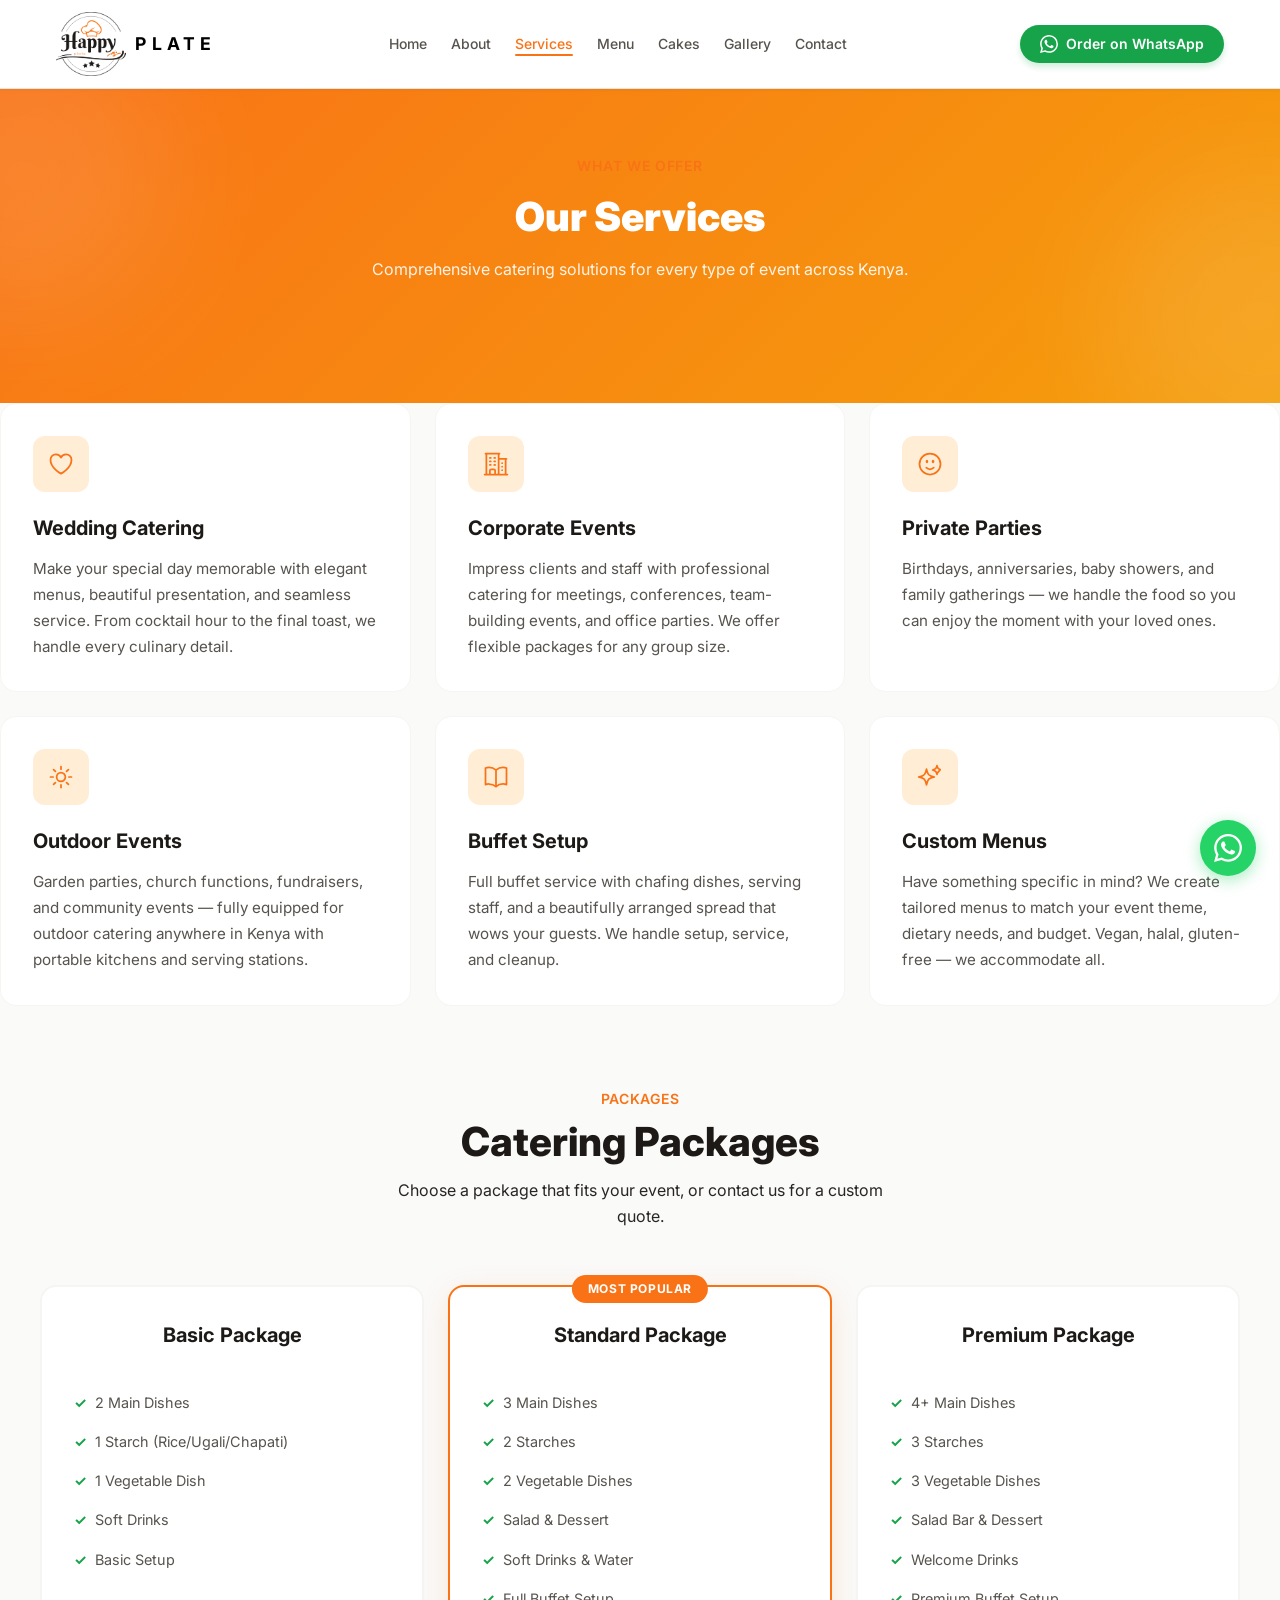
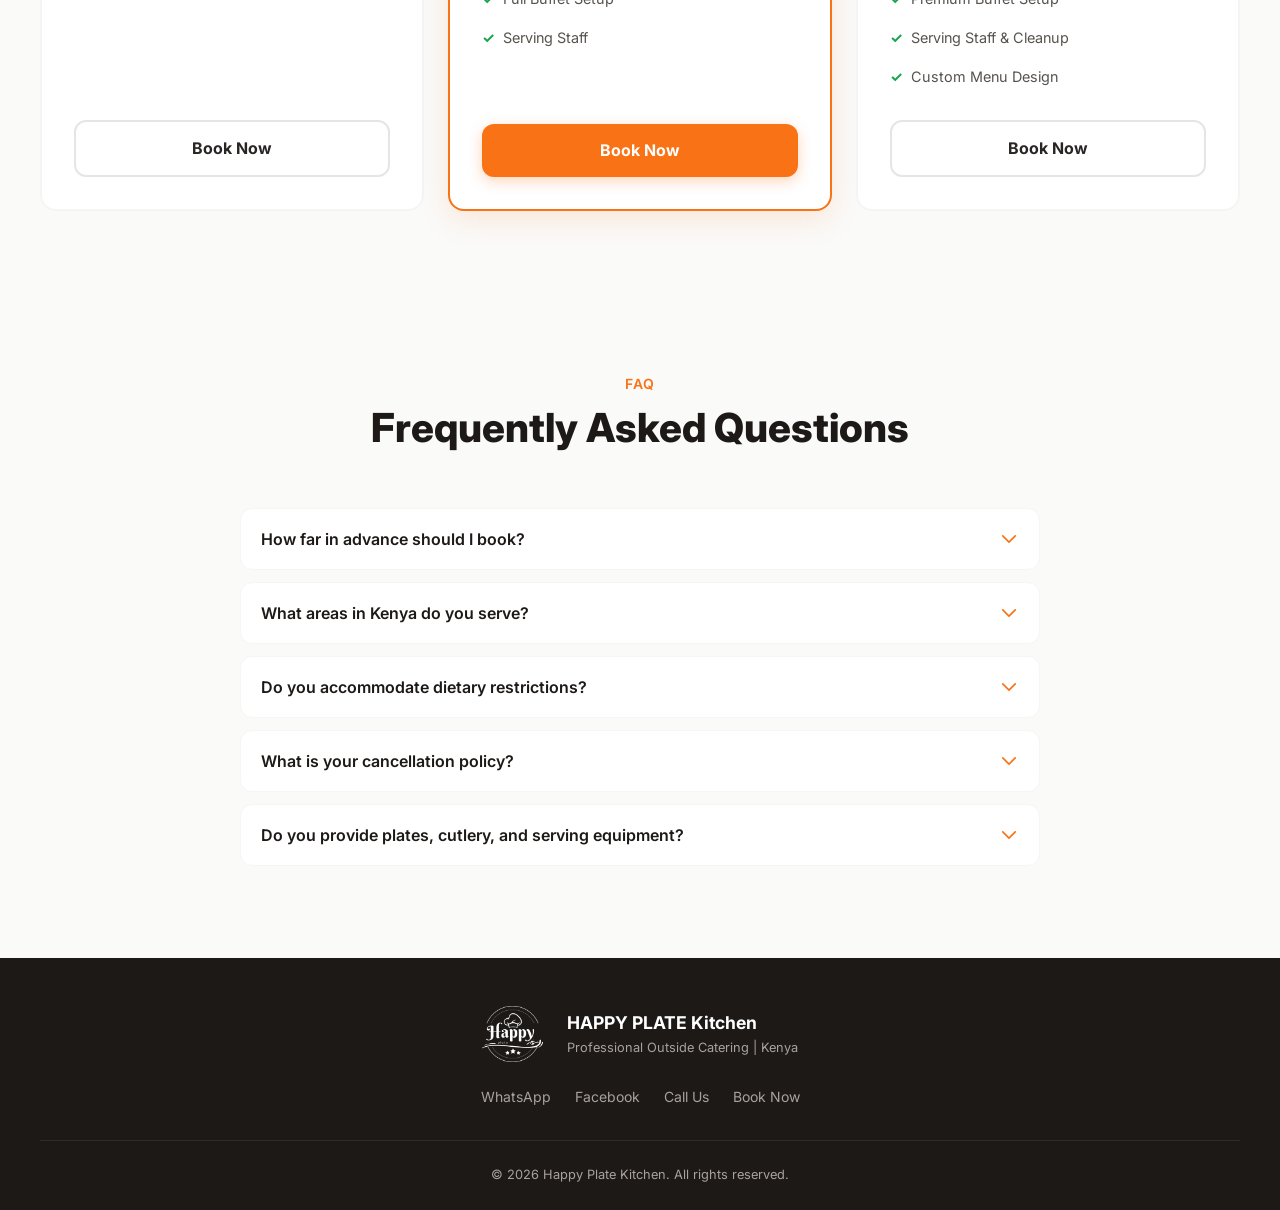
<file: services.html>
<!DOCTYPE html>
<html lang="en">
<head>
<meta charset="UTF-8">
<meta name="viewport" content="width=device-width, initial-scale=1.0">
<title>Services | Happy Plate Kitchen</title>
<meta name="description" content="Happy Plate Kitchen - Professional outside catering and bakery services in Kenya.">
<link rel="stylesheet" href="style.css">
<link rel="preconnect" href="https://fonts.googleapis.com">
<link href="https://fonts.googleapis.com/css2?family=Inter:wght@300;400;500;600;700;800;900&display=swap" rel="stylesheet">
</head>
<body>
<div class="scroll-progress" id="scrollProgress"></div>
<nav class="navbar">
<div class="nav-container">
<a href="index.html" class="logo">
<img src="images/logo.png" alt="Happy Plate Kitchen logo" class="logo-img"><span class="logo-plate">PLATE</span>
</a>
<ul class="nav-links">
<li><a href="index.html" class="">Home</a></li>
<li><a href="about.html" class="">About</a></li>
<li><a href="services.html" class="active">Services</a></li>
<li><a href="menu.html" class="">Menu</a></li>
<li><a href="cakes.html" class="">Cakes</a></li>
<li><a href="gallery.html" class="">Gallery</a></li>
<li><a href="contact.html" class="">Contact</a></li>
</ul>
<a href="https://wa.me/254740678338" target="_blank" class="btn-whatsapp">
<svg width="18" height="18" fill="currentColor" viewBox="0 0 24 24"><path d="M17.472 14.382c-.297-.149-1.758-.867-2.03-.967-.273-.099-.471-.148-.67.15-.197.297-.767.966-.94 1.164-.173.199-.347.223-.644.075-.297-.15-1.255-.463-2.39-1.475-.883-.788-1.48-1.761-1.653-2.059-.173-.297-.018-.458.13-.606.134-.133.298-.347.446-.52.149-.174.198-.298.298-.497.099-.198.05-.371-.025-.52-.075-.149-.669-1.612-.916-2.207-.242-.579-.487-.5-.669-.51-.173-.008-.371-.01-.57-.01-.198 0-.52.074-.792.372-.272.297-1.04 1.016-1.04 2.479 0 1.462 1.065 2.875 1.213 3.074.149.198 2.096 3.2 5.077 4.487.709.306 1.262.489 1.694.625.712.227 1.36.195 1.871.118.571-.085 1.758-.719 2.006-1.413.248-.694.248-1.289.173-1.413-.074-.124-.272-.198-.57-.347m-5.421 7.403h-.004a9.87 9.87 0 01-5.031-1.378l-.361-.214-3.741.982.998-3.648-.235-.374a9.86 9.86 0 01-1.51-5.26c.001-5.45 4.436-9.884 9.888-9.884 2.64 0 5.122 1.03 6.988 2.898a9.825 9.825 0 012.893 6.994c-.003 5.45-4.437 9.884-9.885 9.884m8.413-18.297A11.815 11.815 0 0012.05 0C5.495 0 .16 5.335.157 11.892c0 2.096.547 4.142 1.588 5.945L.057 24l6.305-1.654a11.882 11.882 0 005.683 1.448h.005c6.554 0 11.89-5.335 11.893-11.893a11.821 11.821 0 00-3.48-8.413z"/></svg>
Order on WhatsApp
</a>
<button class="mobile-menu-btn" onclick="toggleMenu()">
<span></span><span></span><span></span>
</button>
</div>
<div class="mobile-nav" id="mobileNav">
<a href="index.html" class="">Home</a>
<a href="about.html" class="">About</a>
<a href="services.html" class="active">Services</a>
<a href="menu.html" class="">Menu</a>
<a href="cakes.html" class="">Cakes</a>
<a href="gallery.html" class="">Gallery</a>
<a href="contact.html" class="">Contact</a>
</div>
</nav>
<section class="page-header">
<div class="page-header-blob" style="top:-20%;left:-10%;"></div>
<div class="page-header-blob" style="bottom:-20%;right:-10%;"></div>
<div class="section-header" data-aos="fade-up">
<p class="section-label">What We Offer</p>
<h1 class="page-header-title">Our Services</h1>
<p class="page-header-subtitle">Comprehensive catering solutions for every type of event across Kenya.</p>
</section>

</div>
<div class="grid-3">
<div class="card" data-aos="fade-up" data-aos-delay="100">
<div class="card-icon"><svg fill="none" stroke="currentColor" stroke-width="1.5" viewBox="0 0 24 24"><path stroke-linecap="round" stroke-linejoin="round" d="M21 8.25c0-2.485-2.099-4.5-4.688-4.5-1.935 0-3.597 1.126-4.312 2.733-.715-1.607-2.377-2.733-4.313-2.733C5.1 3.75 3 5.765 3 8.25c0 7.22 9 12 9 12s9-4.78 9-12z"/></svg></div>
<h3 class="card-title">Wedding Catering</h3>
<p class="card-text">Make your special day memorable with elegant menus, beautiful presentation, and seamless service. From cocktail hour to the final toast, we handle every culinary detail.</p>
</div>
<div class="card" data-aos="fade-up" data-aos-delay="200">
<div class="card-icon"><svg fill="none" stroke="currentColor" stroke-width="1.5" viewBox="0 0 24 24"><path stroke-linecap="round" stroke-linejoin="round" d="M2.25 21h19.5m-18-18v18m10.5-18v18m6-13.5V21M6.75 6.75h.75m-.75 3h.75m-.75 3h.75m3-6h.75m-.75 3h.75m-.75 3h.75M6.75 21v-3.375c0-.621.504-1.125 1.125-1.125h2.25c.621 0 1.125.504 1.125 1.125V21M3 3h12m-.75 4.5H21m-3.75 3.75h.008v.008h-.008v-.008zm0 3h.008v.008h-.008v-.008zm0 3h.008v.008h-.008v-.008z"/></svg></div>
<h3 class="card-title">Corporate Events</h3>
<p class="card-text">Impress clients and staff with professional catering for meetings, conferences, team-building events, and office parties. We offer flexible packages for any group size.</p>
</div>
<div class="card" data-aos="fade-up" data-aos-delay="300">
<div class="card-icon"><svg fill="none" stroke="currentColor" stroke-width="1.5" viewBox="0 0 24 24"><path stroke-linecap="round" stroke-linejoin="round" d="M15.182 15.182a4.5 4.5 0 01-6.364 0M21 12a9 9 0 11-18 0 9 9 0 0118 0zM9.75 9.75c0 .414-.168.75-.375.75S9 10.164 9 9.75 9.168 9 9.375 9s.375.336.375.75zm-.375 0h.008v.015h-.008V9.75zm5.625 0c0 .414-.168.75-.375.75s-.375-.336-.375-.75.168-.75.375-.75.375.336.375.75zm-.375 0h.008v.008h-.008V9.75z"/></svg></div>
<h3 class="card-title">Private Parties</h3>
<p class="card-text">Birthdays, anniversaries, baby showers, and family gatherings — we handle the food so you can enjoy the moment with your loved ones.</p>
</div>
<div class="card" data-aos="fade-up" data-aos-delay="100">
<div class="card-icon"><svg fill="none" stroke="currentColor" stroke-width="1.5" viewBox="0 0 24 24"><path stroke-linecap="round" stroke-linejoin="round" d="M12 3v2.25m6.364.386l-1.591 1.591M21 12h-2.25m-.386 6.364l-1.591-1.591M12 18.75V21m-4.773-4.227l-1.591 1.591M5.25 12H3m4.227-4.773L5.636 5.636M15.75 12a3.75 3.75 0 11-7.5 0 3.75 3.75 0 017.5 0z"/></svg></div>
<h3 class="card-title">Outdoor Events</h3>
<p class="card-text">Garden parties, church functions, fundraisers, and community events — fully equipped for outdoor catering anywhere in Kenya with portable kitchens and serving stations.</p>
</div>
<div class="card" data-aos="fade-up" data-aos-delay="200">
<div class="card-icon"><svg fill="none" stroke="currentColor" stroke-width="1.5" viewBox="0 0 24 24"><path stroke-linecap="round" stroke-linejoin="round" d="M12 6.042A8.967 8.967 0 006 3.75c-1.052 0-2.062.18-3 .512v14.25A8.987 8.987 0 016 18c2.305 0 4.408.867 6 2.292m0-14.25a8.966 8.966 0 016-2.292c1.052 0 2.062.18 3 .512v14.25A8.987 8.987 0 0018 18a8.967 8.967 0 00-6 2.292m0-14.25v14.25"/></svg></div>
<h3 class="card-title">Buffet Setup</h3>
<p class="card-text">Full buffet service with chafing dishes, serving staff, and a beautifully arranged spread that wows your guests. We handle setup, service, and cleanup.</p>
</div>
<div class="card" data-aos="fade-up" data-aos-delay="300">
<div class="card-icon"><svg fill="none" stroke="currentColor" stroke-width="1.5" viewBox="0 0 24 24"><path stroke-linecap="round" stroke-linejoin="round" d="M9.813 15.904L9 18.75l-.813-2.846a4.5 4.5 0 00-3.09-3.09L2.25 12l2.846-.813a4.5 4.5 0 003.09-3.09L9 5.25l.813 2.846a4.5 4.5 0 003.09 3.09L15.75 12l-2.846.813a4.5 4.5 0 00-3.09 3.09zM18.259 8.715L18 9.75l-.259-1.035a3.375 3.375 0 00-2.455-2.456L14.25 6l1.036-.259a3.375 3.375 0 002.455-2.456L18 2.25l.259 1.035a3.375 3.375 0 002.455 2.456z"/></svg></div>
<h3 class="card-title">Custom Menus</h3>
<p class="card-text">Have something specific in mind? We create tailored menus to match your event theme, dietary needs, and budget. Vegan, halal, gluten-free — we accommodate all.</p>
</div>
</div>
</div>
</section>

<section class="section" style="background:var(--stone-50);">
<div class="container">
<div class="section-header" data-aos="fade-up">
<p class="section-label">Packages</p>
<h2 class="section-title">Catering Packages</h2>
<p class="section-subtitle">Choose a package that fits your event, or contact us for a custom quote.</p>
</div>
<div class="grid-3">
<div class="pricing-card" data-aos="fade-up" data-aos-delay="100">
<h3 class="pricing-title">Basic Package</h3>
<ul class="pricing-features">
<li>2 Main Dishes</li>
<li>1 Starch (Rice/Ugali/Chapati)</li>
<li>1 Vegetable Dish</li>
<li>Soft Drinks</li>
<li>Basic Setup</li>
</ul>
<a href="contact.html" class="btn btn-outline" style="width:100%;">Book Now</a>
</div>
<div class="pricing-card featured" data-aos="fade-up" data-aos-delay="200">
<div class="pricing-badge">Most Popular</div>
<h3 class="pricing-title">Standard Package</h3>
<ul class="pricing-features">
<li>3 Main Dishes</li>
<li>2 Starches</li>
<li>2 Vegetable Dishes</li>
<li>Salad & Dessert</li>
<li>Soft Drinks & Water</li>
<li>Full Buffet Setup</li>
<li>Serving Staff</li>
</ul>
<a href="contact.html" class="btn btn-primary" style="width:100%;">Book Now</a>
</div>
<div class="pricing-card" data-aos="fade-up" data-aos-delay="300">
<h3 class="pricing-title">Premium Package</h3>
<ul class="pricing-features">
<li>4+ Main Dishes</li>
<li>3 Starches</li>
<li>3 Vegetable Dishes</li>
<li>Salad Bar & Dessert</li>
<li>Welcome Drinks</li>
<li>Premium Buffet Setup</li>
<li>Serving Staff & Cleanup</li>
<li>Custom Menu Design</li>
</ul>
<a href="contact.html" class="btn btn-outline" style="width:100%;">Book Now</a>
</div>
</div>
</div>
</section>

<section class="section">
<div class="container">
<div class="section-header" data-aos="fade-up">
<p class="section-label">FAQ</p>
<h2 class="section-title">Frequently Asked Questions</h2>
</div>
<div style="max-width:800px;margin:0 auto;">
<div class="faq-item" data-aos="fade-up" data-aos-delay="100">
<button class="faq-question" onclick="toggleFaq(this)">
How far in advance should I book?
<svg fill="none" stroke="currentColor" stroke-width="2" viewBox="0 0 24 24"><path stroke-linecap="round" stroke-linejoin="round" d="M19.5 8.25l-7.5 7.5-7.5-7.5"/></svg>
</button>
<div class="faq-answer"><div class="faq-answer-inner">We recommend booking at least 2 weeks in advance for small events and 4-6 weeks for weddings and large corporate functions. However, feel free to reach out — we occasionally accommodate last-minute requests.</div></div>
</div>
<div class="faq-item" data-aos="fade-up" data-aos-delay="150">
<button class="faq-question" onclick="toggleFaq(this)">
What areas in Kenya do you serve?
<svg fill="none" stroke="currentColor" stroke-width="2" viewBox="0 0 24 24"><path stroke-linecap="round" stroke-linejoin="round" d="M19.5 8.25l-7.5 7.5-7.5-7.5"/></svg>
</button>
<div class="faq-answer"><div class="faq-answer-inner">We primarily serve Nairobi and surrounding areas including Kiambu, Kajiado, Machakos, and Murang'a. For events outside this radius, please contact us to discuss logistics and travel arrangements.</div></div>
</div>
<div class="faq-item" data-aos="fade-up" data-aos-delay="200">
<button class="faq-question" onclick="toggleFaq(this)">
Do you accommodate dietary restrictions?
<svg fill="none" stroke="currentColor" stroke-width="2" viewBox="0 0 24 24"><path stroke-linecap="round" stroke-linejoin="round" d="M19.5 8.25l-7.5 7.5-7.5-7.5"/></svg>
</button>
<div class="faq-answer"><div class="faq-answer-inner">Absolutely! We cater to vegetarian, vegan, halal, gluten-free, and other dietary requirements. Just let us know your needs when booking and we'll customize the menu accordingly.</div></div>
</div>
<div class="faq-item" data-aos="fade-up" data-aos-delay="250">
<button class="faq-question" onclick="toggleFaq(this)">
What is your cancellation policy?
<svg fill="none" stroke="currentColor" stroke-width="2" viewBox="0 0 24 24"><path stroke-linecap="round" stroke-linejoin="round" d="M19.5 8.25l-7.5 7.5-7.5-7.5"/></svg>
</button>
<div class="faq-answer"><div class="faq-answer-inner">Cancellations made 7 days before the event receive a full refund minus a small processing fee. Cancellations within 3-7 days receive a 50% refund. Cancellations less than 3 days before are non-refundable but can be rescheduled.</div></div>
</div>
<div class="faq-item" data-aos="fade-up" data-aos-delay="300">
<button class="faq-question" onclick="toggleFaq(this)">
Do you provide plates, cutlery, and serving equipment?
<svg fill="none" stroke="currentColor" stroke-width="2" viewBox="0 0 24 24"><path stroke-linecap="round" stroke-linejoin="round" d="M19.5 8.25l-7.5 7.5-7.5-7.5"/></svg>
</button>
<div class="faq-answer"><div class="faq-answer-inner">Yes! Our Standard and Premium packages include all necessary serving equipment, plates, and cutlery. For the Basic package, these can be added for a small additional fee.</div></div>
</div>
</div>
</div>
</section>

<script>
function toggleFaq(btn) {
    var item = btn.parentElement;
    var isActive = item.classList.contains('active');
    document.querySelectorAll('.faq-item').forEach(function(i) { i.classList.remove('active'); });
    if (!isActive) item.classList.add('active');
}
</script>
<footer class="footer">
<div class="footer-container">
<div class="footer-top">
<div class="footer-brand">
<img src="images/logo-white.png" alt="Happy Plate Kitchen logo" class="footer-brand-img">
<div>
<div class="footer-brand-text">HAPPY PLATE Kitchen</div>
<div class="footer-brand-sub">Professional Outside Catering | Kenya</div>
</div>
</div>
<div class="footer-links">
<a href="https://wa.me/254740678338" target="_blank">WhatsApp</a>
<a href="https://www.facebook.com/profile.php?id=61580439757400" target="_blank">Facebook</a>
<a href="tel:0740678338">Call Us</a>
<a href="contact.html">Book Now</a>
</div>
</div>
<div class="footer-bottom">
<p>&copy; 2026 Happy Plate Kitchen. All rights reserved.</p>
</div>
</div>
</footer>
<a href="https://wa.me/254740678338" target="_blank" class="fab-whatsapp" aria-label="Chat on WhatsApp">
<svg width="28" height="28" fill="currentColor" viewBox="0 0 24 24"><path d="M17.472 14.382c-.297-.149-1.758-.867-2.03-.967-.273-.099-.471-.148-.67.15-.197.297-.767.966-.94 1.164-.173.199-.347.223-.644.075-.297-.15-1.255-.463-2.39-1.475-.883-.788-1.48-1.761-1.653-2.059-.173-.297-.018-.458.13-.606.134-.133.298-.347.446-.52.149-.174.198-.298.298-.497.099-.198.05-.371-.025-.52-.075-.149-.669-1.612-.916-2.207-.242-.579-.487-.5-.669-.51-.173-.008-.371-.01-.57-.01-.198 0-.52.074-.792.372-.272.297-1.04 1.016-1.04 2.479 0 1.462 1.065 2.875 1.213 3.074.149.198 2.096 3.2 5.077 4.487.709.306 1.262.489 1.694.625.712.227 1.36.195 1.871.118.571-.085 1.758-.719 2.006-1.413.248-.694.248-1.289.173-1.413-.074-.124-.272-.198-.57-.347m-5.421 7.403h-.004a9.87 9.87 0 01-5.031-1.378l-.361-.214-3.741.982.998-3.648-.235-.374a9.86 9.86 0 01-1.51-5.26c.001-5.45 4.436-9.884 9.888-9.884 2.64 0 5.122 1.03 6.988 2.898a9.825 9.825 0 012.893 6.994c-.003 5.45-4.437 9.884-9.885 9.884m8.413-18.297A11.815 11.815 0 0012.05 0C5.495 0 .16 5.335.157 11.892c0 2.096.547 4.142 1.588 5.945L.057 24l6.305-1.654a11.882 11.882 0 005.683 1.448h.005c6.554 0 11.89-5.335 11.893-11.893a11.821 11.821 0 00-3.48-8.413z"/></svg>
</a>
<script>
function toggleMenu() { document.getElementById('mobileNav').classList.toggle('open'); }
window.addEventListener('scroll', function() {
    var st = document.documentElement.scrollTop || document.body.scrollTop;
    var sh = document.documentElement.scrollHeight - document.documentElement.clientHeight;
    document.getElementById('scrollProgress').style.width = (st/sh*100) + '%';
});
var observer = new IntersectionObserver(function(entries) {
    entries.forEach(function(entry) { if(entry.isIntersecting) entry.target.classList.add('aos-animate'); });
}, { threshold: 0.1 });
document.querySelectorAll('[data-aos]').forEach(function(el) { observer.observe(el); });
</script>
</body>
</html>
</file>
<file: style.css>
/* ============================================
   HAPPY PLATE KITCHEN - Shared Styles
   ============================================ */

:root {
    --orange-500: #f97316;
    --orange-600: #ea580c;
    --orange-100: #ffedd5;
    --amber-500: #f59e0b;
    --stone-50: #fafaf9;
    --stone-100: #f5f5f4;
    --stone-200: #e7e5e4;
    --stone-400: #a8a29e;
    --stone-600: #57534e;
    --stone-800: #292524;
    --stone-900: #1c1917;
    --green-600: #16a34a;
    --green-700: #15803d;
}

* { margin: 0; padding: 0; box-sizing: border-box; }

html { scroll-behavior: smooth; }

body {
    font-family: 'Inter', -apple-system, BlinkMacSystemFont, 'Segoe UI', Roboto, sans-serif;
    background: var(--stone-50);
    color: var(--stone-800);
    line-height: 1.6;
    overflow-x: hidden;
}

img { max-width: 100%; display: block; }

a { text-decoration: none; color: inherit; }

/* ============================================
   NAVIGATION
   ============================================ */

.navbar {
    position: sticky;
    top: 0;
    z-index: 1000;
    background: rgba(255,255,255,0.95);
    backdrop-filter: blur(12px);
    -webkit-backdrop-filter: blur(12px);
    border-bottom: 1px solid var(--stone-200);
    box-shadow: 0 1px 3px rgba(0,0,0,0.05);
}

.nav-container {
    max-width: 1200px;
    margin: 0 auto;
    padding: 0.75rem 1rem;
    display: flex;
    align-items: center;
    justify-content: space-between;
}

.logo {
    display: flex;
    align-items: center;
    gap: 0.75rem;
}

.logo-img { height: 64px; width: auto; display: block; }
.logo-icon {
    width: 40px; height: 40px;
    border-radius: 50%;
    background: var(--orange-500);
    display: flex; align-items: center; justify-content: center;
    color: white; font-weight: 800; font-size: 1.1rem;
}

.logo-text {
    font-size: 1.25rem;
    font-weight: 800;
    color: var(--stone-900);
    letter-spacing: -0.02em;
}

.logo-text span { color: var(--orange-500); }

.nav-links {
    display: none;
    align-items: center;
    gap: 1.5rem;
    list-style: none;
}

.nav-links a {
    font-size: 0.875rem;
    font-weight: 500;
    color: var(--stone-600);
    transition: color 0.2s;
    position: relative;
}

.nav-links a:hover,
.nav-links a.active {
    color: var(--orange-500);
}

.nav-links a.active::after {
    content: '';
    position: absolute;
    bottom: -4px;
    left: 0;
    width: 100%;
    height: 2px;
    background: var(--orange-500);
    border-radius: 2px;
}

.btn-whatsapp {
    display: none;
    align-items: center;
    gap: 0.5rem;
    background: var(--green-600);
    color: white;
    padding: 0.5rem 1.25rem;
    border-radius: 9999px;
    font-size: 0.875rem;
    font-weight: 600;
    transition: all 0.2s;
    box-shadow: 0 4px 6px rgba(22,163,74,0.2);
}

.btn-whatsapp:hover {
    background: var(--green-700);
    transform: translateY(-1px);
    box-shadow: 0 6px 12px rgba(22,163,74,0.3);
}

.mobile-menu-btn {
    display: flex;
    flex-direction: column;
    gap: 4px;
    background: none;
    border: none;
    cursor: pointer;
    padding: 4px;
}

.mobile-menu-btn span {
    display: block;
    width: 24px;
    height: 2px;
    background: var(--stone-800);
    border-radius: 2px;
    transition: all 0.3s;
}

.mobile-nav {
    display: none;
    position: absolute;
    top: 100%;
    left: 0;
    right: 0;
    background: white;
    border-bottom: 1px solid var(--stone-200);
    padding: 1rem;
    box-shadow: 0 4px 12px rgba(0,0,0,0.1);
}

.mobile-nav.open { display: block; }

.mobile-nav a {
    display: block;
    padding: 0.75rem 1rem;
    color: var(--stone-600);
    font-weight: 500;
    border-radius: 0.5rem;
    transition: all 0.2s;
}

.mobile-nav a:hover,
.mobile-nav a.active {
    background: var(--orange-100);
    color: var(--orange-600);
}

/* ============================================
   BUTTONS
   ============================================ */

.btn {
    display: inline-flex;
    align-items: center;
    justify-content: center;
    gap: 0.5rem;
    padding: 0.875rem 2rem;
    border-radius: 0.75rem;
    font-weight: 700;
    font-size: 1rem;
    transition: all 0.3s;
    border: none;
    cursor: pointer;
}

.btn-primary {
    background: var(--orange-500);
    color: white;
    box-shadow: 0 4px 14px rgba(249,115,22,0.3);
}

.btn-primary:hover {
    background: var(--orange-600);
    transform: translateY(-2px);
    box-shadow: 0 8px 20px rgba(249,115,22,0.35);
}

.btn-outline {
    background: white;
    color: var(--stone-800);
    border: 2px solid var(--stone-200);
}

.btn-outline:hover {
    border-color: var(--orange-500);
    color: var(--orange-500);
}

.btn-white {
    background: white;
    color: var(--orange-600);
    box-shadow: 0 4px 14px rgba(0,0,0,0.1);
}

.btn-white:hover {
    transform: translateY(-2px) scale(1.02);
    box-shadow: 0 8px 24px rgba(0,0,0,0.15);
}

.btn-lg { padding: 1rem 2.5rem; font-size: 1.125rem; }

/* ============================================
   SECTION UTILITIES
   ============================================ */

.section { padding: 5rem 1rem; }

.container {
    max-width: 1200px;
    margin: 0 auto;
}

.section-header {
    text-align: center;
    margin-bottom: 3.5rem;
}

.section-label {
    display: inline-block;
    color: var(--orange-500);
    font-size: 0.875rem;
    font-weight: 600;
    text-transform: uppercase;
    letter-spacing: 0.05em;
    margin-bottom: 0.5rem;
}

.section-title {
    font-size: 2.25rem;
    font-weight: 800;
    color: var(--stone-900);
    line-height: 1.2;
}

.section-subtitle {
    color: var(--stone-500);
    margin-top: 0.75rem;
    max-width: 500px;
    margin-left: auto;
    margin-right: auto;
}

/* ============================================
   CARDS
   ============================================ */

.card {
    background: white;
    border-radius: 1rem;
    padding: 2rem;
    border: 1px solid var(--stone-100);
    transition: all 0.3s;
}

.card:hover {
    box-shadow: 0 12px 32px rgba(0,0,0,0.08);
    transform: translateY(-4px);
}

.card-icon {
    width: 56px; height: 56px;
    border-radius: 0.75rem;
    background: var(--orange-100);
    display: flex; align-items: center; justify-content: center;
    margin-bottom: 1.25rem;
    transition: all 0.3s;
}

.card:hover .card-icon {
    background: var(--orange-500);
}

.card-icon svg {
    width: 28px; height: 28px;
    color: var(--orange-500);
    transition: color 0.3s;
}

.card:hover .card-icon svg { color: white; }

.card-title {
    font-size: 1.25rem;
    font-weight: 700;
    color: var(--stone-900);
    margin-bottom: 0.75rem;
}

.card-text {
    color: var(--stone-600);
    line-height: 1.7;
    font-size: 0.95rem;
}

/* ============================================
   IMAGE PLACEHOLDERS
   ============================================ */

.img-placeholder {
    background: var(--stone-200);
    display: flex;
    align-items: center;
    justify-content: center;
    border-radius: 1rem;
    overflow: hidden;
}

.img-placeholder-inner {
    text-align: center;
    padding: 2rem;
    color: var(--stone-400);
}

.img-placeholder-inner svg {
    width: 48px; height: 48px;
    margin: 0 auto 0.5rem;
}

.img-placeholder img,
.hero-image img,
.about-image img,
.menu-card-img img,
.cake-card-img img,
.gallery-item img {
    width: 100%;
    height: 100%;
    object-fit: cover;
    display: block;
}

/* ============================================
   GRID SYSTEM
   ============================================ */

.grid-2 { display: grid; gap: 1.5rem; }
.grid-3 { display: grid; gap: 1.5rem; }
.grid-4 { display: grid; gap: 1.5rem; }

@media (min-width: 640px) {
    .grid-2 { grid-template-columns: repeat(2, 1fr); }
}

@media (min-width: 768px) {
    .grid-3 { grid-template-columns: repeat(3, 1fr); }
    .nav-links { display: flex; }
    .btn-whatsapp { display: inline-flex; }
    .mobile-menu-btn { display: none; }
    .section { padding: 5rem 1.5rem; }
    .section-title { font-size: 2.5rem; }
}

@media (min-width: 1024px) {
    .grid-4 { grid-template-columns: repeat(4, 1fr); }
}

/* ============================================
   FLOATING WHATSAPP BUTTON
   ============================================ */

.fab-whatsapp {
    position: fixed;
    bottom: 24px;
    right: 24px;
    width: 56px;
    height: 56px;
    background: #25d366;
    border-radius: 50%;
    display: flex;
    align-items: center;
    justify-content: center;
    color: white;
    box-shadow: 0 4px 16px rgba(37,211,102,0.4);
    z-index: 999;
    transition: all 0.3s;
    animation: fabPulse 2s infinite;
}

.fab-whatsapp:hover {
    transform: scale(1.1);
    box-shadow: 0 6px 24px rgba(37,211,102,0.5);
}

@keyframes fabPulse {
    0%, 100% { box-shadow: 0 4px 16px rgba(37,211,102,0.4); }
    50% { box-shadow: 0 4px 24px rgba(37,211,102,0.7); }
}

/* ============================================
   FOOTER
   ============================================ */

.footer {
    background: var(--stone-900);
    color: var(--stone-400);
    padding: 3rem 1rem 1.5rem;
    clear: both;
}

.footer-container {
    max-width: 1200px;
    margin: 0 auto;
}

.footer-top {
    display: flex;
    flex-direction: column;
    align-items: center;
    gap: 1.5rem;
    padding-bottom: 2rem;
    border-bottom: 1px solid rgba(255,255,255,0.08);
}

.footer-brand {
    display: flex;
    align-items: center;
    gap: 0.75rem;
}

.footer-brand-icon {
    width: 40px; height: 40px;
    border-radius: 50%;
    background: var(--orange-500);
    display: flex; align-items: center; justify-content: center;
    color: white; font-weight: 800;
}

.footer-brand-text {
    color: white;
    font-weight: 700;
    font-size: 1.1rem;
}

.footer-brand-sub {
    font-size: 0.8rem;
    color: var(--stone-500);
}

.footer-links {
    display: flex;
    gap: 1.5rem;
    flex-wrap: wrap;
    justify-content: center;
}

.footer-links a {
    font-size: 0.875rem;
    transition: color 0.2s;
}

.footer-links a:hover { color: var(--orange-400); }

.footer-bottom {
    text-align: center;
    padding-top: 1.5rem;
    font-size: 0.8rem;
    color: var(--stone-500);
}

/* ============================================
   SCROLL ANIMATIONS (AOS-like)
   ============================================ */

[data-aos] {
    opacity: 0;
    transition-property: opacity, transform;
    transition-duration: 0.8s;
    transition-timing-function: cubic-bezier(0.25, 0.46, 0.45, 0.94);
}

[data-aos="fade-up"] { transform: translateY(40px); }
[data-aos="fade-down"] { transform: translateY(-40px); }
[data-aos="fade-left"] { transform: translateX(40px); }
[data-aos="fade-right"] { transform: translateX(-40px); }
[data-aos="zoom-in"] { transform: scale(0.9); }
[data-aos="zoom-out"] { transform: scale(1.1); }

[data-aos].aos-animate {
    opacity: 1;
    transform: translateY(0) translateX(0) scale(1);
}

[data-aos-delay="100"] { transition-delay: 0.1s; }
[data-aos-delay="200"] { transition-delay: 0.2s; }
[data-aos-delay="300"] { transition-delay: 0.3s; }
[data-aos-delay="400"] { transition-delay: 0.4s; }
[data-aos-delay="500"] { transition-delay: 0.5s; }
[data-aos-delay="600"] { transition-delay: 0.6s; }

/* ============================================
   HERO SECTION
   ============================================ */

.hero {
    position: relative;
    overflow: hidden;
    padding: 4rem 1rem;
}

.hero-bg {
    position: absolute;
    inset: 0;
    background: linear-gradient(135deg, #ffedd5 0%, #fafaf9 50%, #fef3c7 100%);
    z-index: 0;
}

.hero-blob-1 {
    position: absolute;
    top: -10%;
    right: -5%;
    width: 400px;
    height: 400px;
    background: rgba(249,115,22,0.12);
    border-radius: 50%;
    filter: blur(80px);
    z-index: 0;
}

.hero-blob-2 {
    position: absolute;
    bottom: -10%;
    left: -5%;
    width: 300px;
    height: 300px;
    background: rgba(245,158,11,0.12);
    border-radius: 50%;
    filter: blur(80px);
    z-index: 0;
}

.hero-container {
    position: relative;
    z-index: 1;
    max-width: 1200px;
    margin: 0 auto;
    display: flex;
    flex-direction: column;
    align-items: center;
    gap: 3rem;
}

.hero-badge {
    display: inline-flex;
    align-items: center;
    gap: 0.5rem;
    background: var(--orange-100);
    color: var(--orange-600);
    padding: 0.375rem 1rem;
    border-radius: 9999px;
    font-size: 0.875rem;
    font-weight: 600;
    margin-bottom: 1.5rem;
}

.hero-badge-dot {
    width: 8px; height: 8px;
    background: var(--orange-500);
    border-radius: 50%;
    animation: pulseDot 2s infinite;
}

@keyframes pulseDot {
    0%, 100% { opacity: 1; transform: scale(1); }
    50% { opacity: 0.5; transform: scale(1.2); }
}

.hero-title {
    font-size: 2.5rem;
    font-weight: 900;
    color: var(--stone-900);
    line-height: 1.1;
    margin-bottom: 1.25rem;
}

.hero-title span { color: var(--orange-500); }

.hero-text {
    font-size: 1.125rem;
    color: var(--stone-600);
    max-width: 540px;
    margin-bottom: 2rem;
    line-height: 1.7;
}

.hero-buttons {
    display: flex;
    flex-direction: column;
    gap: 1rem;
    margin-bottom: 2.5rem;
}

.hero-features {
    display: flex;
    flex-wrap: wrap;
    gap: 1.5rem;
    justify-content: center;
    font-size: 0.875rem;
    color: var(--stone-500);
}

.hero-features span {
    display: flex;
    align-items: center;
    gap: 0.4rem;
}

.hero-features svg {
    width: 20px; height: 20px;
    color: var(--orange-500);
}

.hero-image-wrap {
    position: relative;
    width: 100%;
    max-width: 420px;
}

.hero-image-deco-1 {
    position: absolute;
    inset: 0;
    background: rgba(249,115,22,0.1);
    border-radius: 1.5rem;
    transform: rotate(3deg);
}

.hero-image-deco-2 {
    position: absolute;
    inset: 0;
    background: rgba(245,158,11,0.1);
    border-radius: 1.5rem;
    transform: rotate(-3deg);
}

.hero-image {
    position: relative;
    background: var(--stone-200);
    border-radius: 1.5rem;
    aspect-ratio: 1;
    display: flex;
    align-items: center;
    justify-content: center;
    box-shadow: 0 20px 50px rgba(0,0,0,0.12);
    overflow: hidden;
}

@media (min-width: 768px) {
    .hero { padding: 7rem 1.5rem; }
    .hero-container { flex-direction: row; text-align: left; }
    .hero-title { font-size: 3.5rem; }
    .hero-buttons { flex-direction: row; justify-content: flex-start; }
    .hero-features { justify-content: flex-start; }
    .hero-content { flex: 1; }
    .hero-image-wrap { flex: 1; }
}

@media (min-width: 1024px) {
    .hero-title { font-size: 4rem; }
}

/* ============================================
   ABOUT SECTION
   ============================================ */

.about-grid {
    display: flex;
    flex-direction: column;
    gap: 3rem;
    align-items: center;
}

.about-image-wrap {
    position: relative;
    width: 100%;
    max-width: 480px;
}

.about-image {
    aspect-ratio: 4/3;
    border-radius: 1rem;
}

.about-badge {
    position: absolute;
    bottom: -1.5rem;
    right: -1rem;
    background: var(--orange-500);
    color: white;
    padding: 1.25rem;
    border-radius: 1rem;
    box-shadow: 0 10px 30px rgba(249,115,22,0.3);
    text-align: center;
}

.about-badge-number {
    font-size: 2rem;
    font-weight: 800;
    line-height: 1;
}

.about-badge-text {
    font-size: 0.8rem;
    opacity: 0.9;
}

.about-content { flex: 1; }

.about-text {
    color: var(--stone-600);
    line-height: 1.8;
    margin-bottom: 1rem;
}

.about-stats {
    display: grid;
    grid-template-columns: repeat(2, 1fr);
    gap: 1rem;
    margin-top: 1.5rem;
}

.stat-box {
    background: var(--stone-50);
    border: 1px solid var(--stone-100);
    padding: 1rem;
    border-radius: 0.75rem;
    text-align: center;
}

.stat-number {
    font-size: 1.75rem;
    font-weight: 800;
    color: var(--orange-500);
}

.stat-label {
    font-size: 0.85rem;
    color: var(--stone-600);
}

@media (min-width: 768px) {
    .about-grid { flex-direction: row; }
}

/* ============================================
   SERVICES SECTION
   ============================================ */

.services-section { background: var(--stone-50); }

/* ============================================
   MENU SECTION
   ============================================ */

.menu-card {
    background: var(--stone-50);
    border-radius: 1rem;
    overflow: hidden;
    border: 1px solid var(--stone-100);
    transition: all 0.3s;
}

.menu-card:hover {
    box-shadow: 0 12px 32px rgba(0,0,0,0.08);
    transform: translateY(-4px);
}

.menu-card-img {
    aspect-ratio: 4/3;
    background: var(--stone-200);
}

.menu-card-body { padding: 1.25rem; }

.menu-card-title {
    font-weight: 700;
    color: var(--stone-900);
    margin-bottom: 0.25rem;
}

.menu-card-desc {
    font-size: 0.875rem;
    color: var(--stone-500);
    line-height: 1.6;
}

/* ============================================
   CAKES SECTION
   ============================================ */

.cakes-section { background: linear-gradient(180deg, white 0%, var(--stone-50) 100%); }

.cake-card {
    background: white;
    border-radius: 1rem;
    overflow: hidden;
    border: 1px solid var(--stone-100);
    box-shadow: 0 2px 8px rgba(0,0,0,0.04);
    transition: all 0.3s;
}

.cake-card:hover {
    box-shadow: 0 16px 40px rgba(0,0,0,0.1);
    transform: translateY(-6px);
}

.cake-card-img {
    aspect-ratio: 1;
    background: linear-gradient(135deg, #fce7f3 0%, #fdf2f8 100%);
    display: flex;
    align-items: center;
    justify-content: center;
}

.cake-card-body { padding: 1.25rem; }

.cake-tag {
    display: inline-block;
    background: var(--orange-100);
    color: var(--orange-600);
    font-size: 0.7rem;
    font-weight: 600;
    padding: 0.2rem 0.6rem;
    border-radius: 9999px;
    margin-bottom: 0.5rem;
    text-transform: uppercase;
    letter-spacing: 0.03em;
}

.cake-card-title {
    font-weight: 700;
    color: var(--stone-900);
    margin-bottom: 0.25rem;
}

.cake-card-desc {
    font-size: 0.875rem;
    color: var(--stone-500);
}

.cake-price {
    font-size: 1.125rem;
    font-weight: 800;
    color: var(--orange-500);
    margin-top: 0.5rem;
}

/* ============================================
   GALLERY
   ============================================ */

.gallery-section { background: var(--stone-50); }

.gallery-item {
    aspect-ratio: 1;
    background: var(--stone-200);
    border-radius: 0.75rem;
    overflow: hidden;
    cursor: pointer;
    position: relative;
    transition: all 0.3s;
}

.gallery-item:hover {
    transform: scale(1.03);
    box-shadow: 0 8px 24px rgba(0,0,0,0.12);
}

.gallery-item::after {
    content: '';
    position: absolute;
    inset: 0;
    background: rgba(0,0,0,0);
    transition: background 0.3s;
}

.gallery-item:hover::after {
    background: rgba(0,0,0,0.15);
}

/* ============================================
   TESTIMONIALS
   ============================================ */

.testimonial-card {
    background: var(--stone-50);
    padding: 2rem;
    border-radius: 1rem;
    border: 1px solid var(--stone-100);
}

.stars {
    color: #fbbf24;
    font-size: 1.25rem;
    margin-bottom: 1rem;
    letter-spacing: 2px;
}

.testimonial-text {
    color: var(--stone-600);
    font-style: italic;
    line-height: 1.7;
    margin-bottom: 1rem;
}

.testimonial-author {
    font-weight: 700;
    color: var(--stone-900);
    font-size: 0.9rem;
}

/* ============================================
   CTA SECTION
   ============================================ */

.cta-section {
    position: relative;
    overflow: hidden;
    padding: 5rem 1rem;
    background: linear-gradient(135deg, var(--orange-500) 0%, var(--amber-500) 100%);
    color: white;
    text-align: center;
}

.cta-blob-1 {
    position: absolute;
    top: -20%;
    right: -10%;
    width: 400px;
    height: 400px;
    background: rgba(255,255,255,0.1);
    border-radius: 50%;
    filter: blur(80px);
}

.cta-blob-2 {
    position: absolute;
    bottom: -20%;
    left: -10%;
    width: 300px;
    height: 300px;
    background: rgba(255,255,255,0.1);
    border-radius: 50%;
    filter: blur(80px);
}

.cta-title {
    font-size: 2.25rem;
    font-weight: 800;
    margin-bottom: 1rem;
    position: relative;
    z-index: 1;
}

.cta-text {
    font-size: 1.125rem;
    opacity: 0.9;
    max-width: 600px;
    margin: 0 auto 2rem;
    position: relative;
    z-index: 1;
}

.cta-buttons {
    display: flex;
    flex-direction: column;
    gap: 1rem;
    justify-content: center;
    position: relative;
    z-index: 1;
}

@media (min-width: 640px) {
    .cta-buttons { flex-direction: row; }
    .cta-title { font-size: 3rem; }
}

/* ============================================
   CONTACT / BOOKING FORM
   ============================================ */

.contact-grid {
    display: flex;
    flex-direction: column;
    gap: 3rem;
}

.contact-info-card {
    background: white;
    border-radius: 1rem;
    padding: 2rem;
    border: 1px solid var(--stone-100);
    box-shadow: 0 4px 12px rgba(0,0,0,0.04);
}

.contact-info-item {
    display: flex;
    align-items: flex-start;
    gap: 1rem;
    margin-bottom: 1.5rem;
}

.contact-info-item:last-child { margin-bottom: 0; }

.contact-info-icon {
    width: 44px; height: 44px;
    min-width: 44px;
    border-radius: 0.75rem;
    background: var(--orange-100);
    display: flex; align-items: center; justify-content: center;
    color: var(--orange-500);
}

.contact-info-icon svg { width: 22px; height: 22px; }

.contact-info-label {
    font-size: 0.8rem;
    color: var(--stone-400);
    text-transform: uppercase;
    letter-spacing: 0.05em;
    font-weight: 600;
}

.contact-info-value {
    font-weight: 600;
    color: var(--stone-900);
}

.booking-form {
    background: white;
    border-radius: 1rem;
    padding: 2rem;
    border: 1px solid var(--stone-100);
    box-shadow: 0 4px 20px rgba(0,0,0,0.06);
}

.form-title {
    font-size: 1.5rem;
    font-weight: 800;
    color: var(--stone-900);
    margin-bottom: 0.25rem;
}

.form-subtitle {
    color: var(--stone-500);
    font-size: 0.9rem;
    margin-bottom: 1.5rem;
}

.form-group {
    margin-bottom: 1.25rem;
}

.form-label {
    display: block;
    font-size: 0.875rem;
    font-weight: 600;
    color: var(--stone-700);
    margin-bottom: 0.4rem;
}

.form-input,
.form-select,
.form-textarea {
    width: 100%;
    padding: 0.75rem 1rem;
    border: 2px solid var(--stone-200);
    border-radius: 0.625rem;
    font-size: 0.95rem;
    font-family: inherit;
    color: var(--stone-800);
    background: white;
    transition: all 0.2s;
}

.form-input:focus,
.form-select:focus,
.form-textarea:focus {
    outline: none;
    border-color: var(--orange-500);
    box-shadow: 0 0 0 3px rgba(249,115,22,0.1);
}

.form-textarea {
    min-height: 120px;
    resize: vertical;
}

.form-row {
    display: grid;
    grid-template-columns: 1fr;
    gap: 1rem;
}

@media (min-width: 640px) {
    .form-row { grid-template-columns: 1fr 1fr; }
}

@media (min-width: 768px) {
    .contact-grid { flex-direction: row; }
    .contact-grid > * { flex: 1; }
    .booking-form { max-width: 600px; margin: 0 auto; }
}

/* ============================================
   PAGE HEADER
   ============================================ */

.page-header {
    background: linear-gradient(135deg, var(--orange-500) 0%, var(--amber-500) 100%);
    color: white;
    padding: 4rem 1rem;
    text-align: center;
    position: relative;
    overflow: hidden;
}

.page-header-blob {
    position: absolute;
    width: 300px;
    height: 300px;
    background: rgba(255,255,255,0.1);
    border-radius: 50%;
    filter: blur(60px);
}

.page-header-title {
    font-size: 2.5rem;
    font-weight: 900;
    position: relative;
    z-index: 1;
}

.page-header-subtitle {
    opacity: 0.9;
    margin-top: 0.5rem;
    position: relative;
    z-index: 1;
}

/* ============================================
   LIGHTBOX
   ============================================ */

.lightbox {
    display: none;
    position: fixed;
    inset: 0;
    background: rgba(0,0,0,0.9);
    z-index: 2000;
    align-items: center;
    justify-content: center;
    padding: 2rem;
}

.lightbox.active { display: flex; }

.lightbox-img {
    max-width: 90vw;
    max-height: 85vh;
    border-radius: 0.5rem;
    box-shadow: 0 20px 60px rgba(0,0,0,0.5);
}

.lightbox-close {
    position: absolute;
    top: 1.5rem;
    right: 1.5rem;
    width: 44px;
    height: 44px;
    background: rgba(255,255,255,0.15);
    border: none;
    border-radius: 50%;
    color: white;
    font-size: 1.5rem;
    cursor: pointer;
    display: flex;
    align-items: center;
    justify-content: center;
    transition: background 0.2s;
}

.lightbox-close:hover { background: rgba(255,255,255,0.3); }

/* ============================================
   FAQ SECTION
   ============================================ */

.faq-item {
    background: white;
    border-radius: 0.75rem;
    border: 1px solid var(--stone-100);
    margin-bottom: 0.75rem;
    overflow: hidden;
}

.faq-question {
    width: 100%;
    padding: 1.25rem;
    display: flex;
    justify-content: space-between;
    align-items: center;
    background: none;
    border: none;
    font-size: 1rem;
    font-weight: 600;
    color: var(--stone-900);
    cursor: pointer;
    text-align: left;
    font-family: inherit;
}

.faq-question svg {
    width: 20px;
    height: 20px;
    color: var(--orange-500);
    transition: transform 0.3s;
    flex-shrink: 0;
    margin-left: 1rem;
}

.faq-item.active .faq-question svg { transform: rotate(180deg); }

.faq-answer {
    max-height: 0;
    overflow: hidden;
    transition: max-height 0.3s ease;
}

.faq-item.active .faq-answer { max-height: 300px; }

.faq-answer-inner {
    padding: 0 1.25rem 1.25rem;
    color: var(--stone-600);
    line-height: 1.7;
}

/* ============================================
   PRICING CARDS
   ============================================ */

.pricing-card {
    background: white;
    border-radius: 1rem;
    padding: 2rem;
    border: 2px solid var(--stone-100);
    text-align: center;
    transition: all 0.3s;
    position: relative;
}

.pricing-card:hover {
    border-color: var(--orange-200);
    box-shadow: 0 12px 32px rgba(0,0,0,0.08);
    transform: translateY(-4px);
}

.pricing-card.featured {
    border-color: var(--orange-500);
    box-shadow: 0 8px 30px rgba(249,115,22,0.15);
}

.pricing-badge {
    position: absolute;
    top: -12px;
    left: 50%;
    transform: translateX(-50%);
    background: var(--orange-500);
    color: white;
    font-size: 0.75rem;
    font-weight: 700;
    padding: 0.25rem 1rem;
    border-radius: 9999px;
    text-transform: uppercase;
    letter-spacing: 0.05em;
}

.pricing-title {
    font-size: 1.25rem;
    font-weight: 700;
    color: var(--stone-900);
    margin-bottom: 0.5rem;
}

.pricing-price {
    font-size: 2.5rem;
    font-weight: 900;
    color: var(--orange-500);
    line-height: 1;
}

.pricing-price span {
    font-size: 1rem;
    font-weight: 500;
    color: var(--stone-400);
}

.pricing-features {
    list-style: none;
    margin: 1.5rem 0;
    text-align: left;
}

.pricing-features li {
    padding: 0.5rem 0;
    color: var(--stone-600);
    font-size: 0.9rem;
    display: flex;
    align-items: center;
    gap: 0.5rem;
}

.pricing-features li::before {
    content: '✓';
    color: var(--green-600);
    font-weight: 700;
}

/* ============================================
   SCROLL PROGRESS BAR
   ============================================ */

.scroll-progress {
    position: fixed;
    top: 0;
    left: 0;
    height: 3px;
    background: linear-gradient(90deg, var(--orange-500), var(--amber-500));
    z-index: 10000;
    width: 0%;
    transition: width 0.1s;
}

/* ============================================
   RESPONSIVE UTILITIES
   ============================================ */

.text-center { text-align: center; }
.mt-2 { margin-top: 0.5rem; }
.mt-4 { margin-top: 1rem; }
.mt-6 { margin-top: 1.5rem; }
.mt-8 { margin-top: 2rem; }
.mb-2 { margin-bottom: 0.5rem; }
.mb-4 { margin-bottom: 1rem; }
.mb-6 { margin-bottom: 1.5rem; }
.mx-auto { margin-left: auto; margin-right: auto; }

.hidden { display: none; }

@media (min-width: 768px) {
    .md-flex { display: flex; }
    .md-grid-2 { grid-template-columns: repeat(2, 1fr); }
    .md-grid-3 { grid-template-columns: repeat(3, 1fr); }
}


/* Logo image in footer */
.footer-brand-img { height: 56px; width: auto; display: block; margin-bottom: 0.5rem; }

/* Black "PLATE" word beside the header logo */
.logo { display: flex; align-items: center; gap: 0.6rem; }
.logo-plate { color: #000000; font-weight: 700; font-size: 1.1rem; letter-spacing: 0.3em; text-transform: uppercase; }

/* Align Book Now buttons across pricing cards */
.pricing-card { display: flex; flex-direction: column; }
.pricing-card .btn { margin-top: auto; }

/* Space between the footer logo and the footer text */
.footer-brand { gap: 1.5rem; flex-wrap: wrap; }
.footer-brand-img { margin-bottom: 0; flex-shrink: 0; }
</file>
